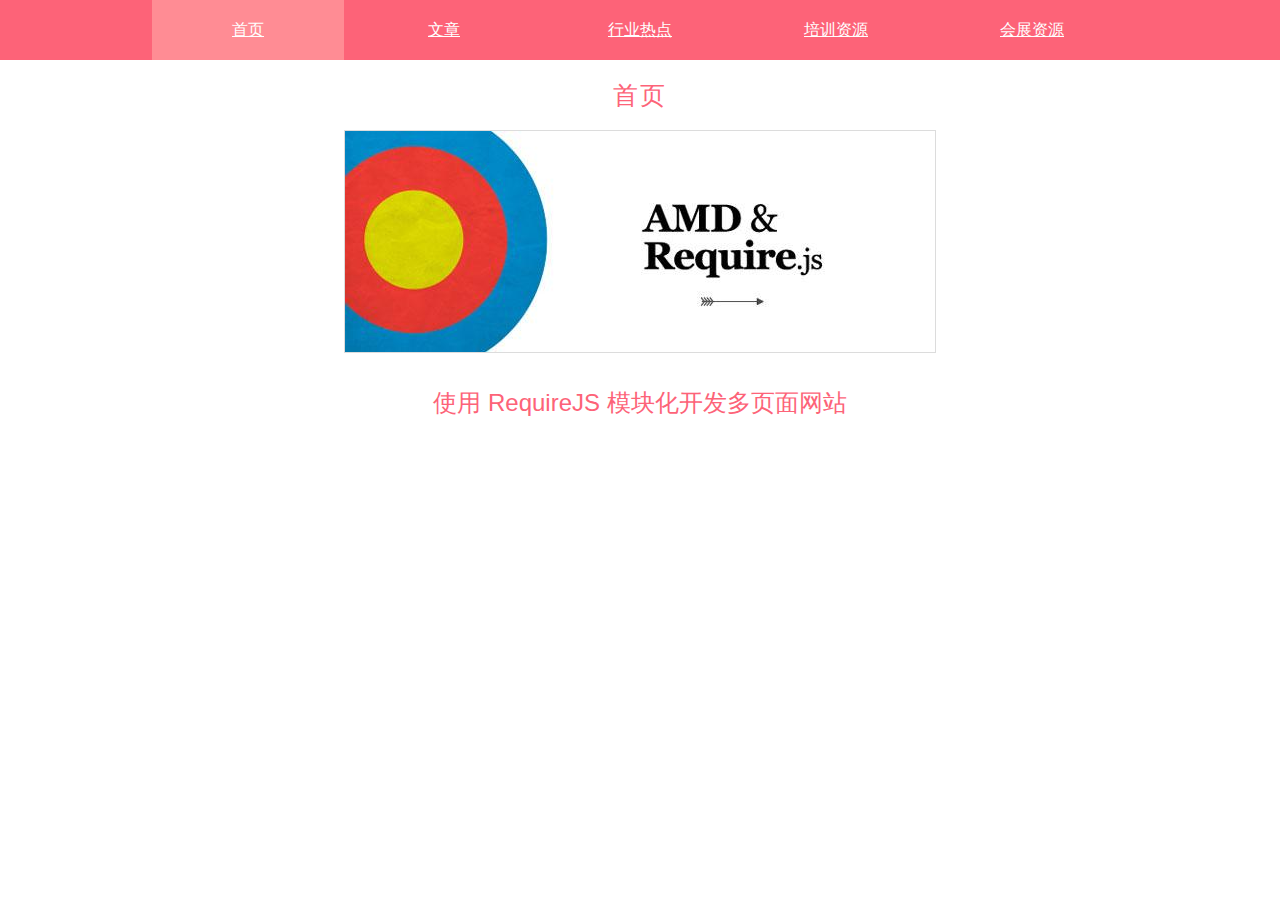
<file: 前端组件化/requirejs-demo/index.html>
<!DOCTYPE html>
<html lang="en">
<head>
    <meta charset="UTF-8">
    <title>require - 使用 RequireJS 模块化开发多页面网站</title>
    <link rel="icon" type="image/png" sizes="16x16" href="assets/favicon.png">
    <link rel="stylesheet" href="css/common.css">
</head>
<body>
    <div id="app">
        <div>
            <div class="com-title">首页</div>
            <div class="main-logo"><img src="assets/logo.jpg" alt=""></div>
            <div class="home-content">使用 RequireJS 模块化开发多页面网站</div>
        </div>
    </div>

    <script src="js/require.js" data-main="js/main.js" async="async" defer="defer"></script>
</body>
</html>
</file>
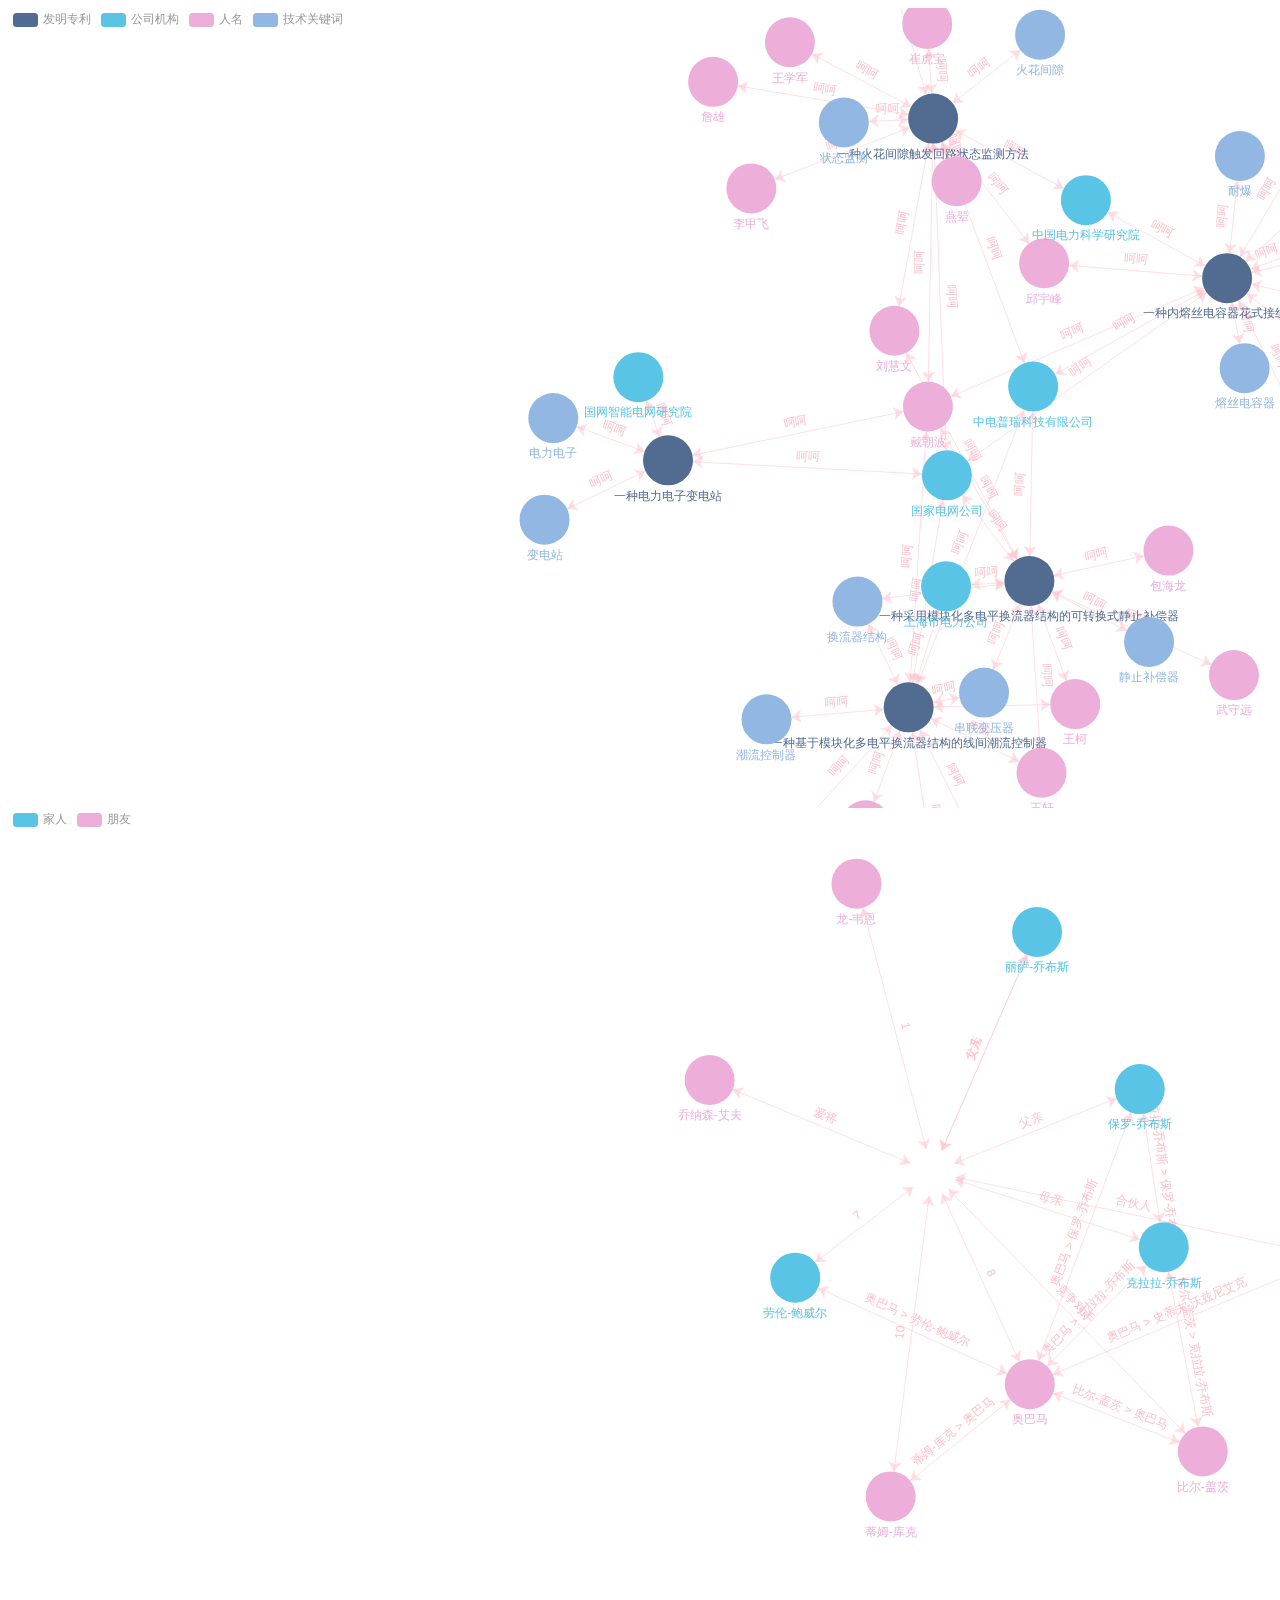
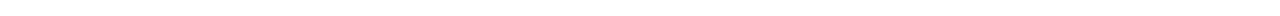
<file: 答辩-数据展示-文件-echarts/data-demo/index.html>
<!doctype html>
<html lang="zh">
<head>
    <meta charset="UTF-8">
    <meta name="viewport"
          content="width=device-width, user-scalable=no, initial-scale=1.0, maximum-scale=1.0, minimum-scale=1.0">
    <meta http-equiv="X-UA-Compatible" content="ie=edge">
    <title>Document</title>
</head>
<body>


<div id="lineChartOrder2" style="width: 2000px;height: 800px;background: #999;"></div>
<div id="lineChartOrder" style="width: 2000px;height: 800px;background: #999;"></div>

<script src="js/graph.js"></script>

<script src="js/echarts.min.js"></script>
<script src="js/westeros.js"></script>
<script src="js/jquery-1.8.0.min.js"></script>
<script src="js/mmockdata.js"></script>
<script>


    myChart = echarts.init( document.querySelector('#lineChartOrder'), 'westeros');
    myChart.showLoading();


        myChart.hideLoading();


    option = {
        title : {
            text: '人物关系：乔布斯',
            subtext: '数据来自人立方',
            x:'right',
            y:'bottom'
        },
        tooltip : {
            trigger: 'item',
            formatter: '{a} : {b}'
        },
        toolbox: {
            show : true,
            feature : {
                restore : {show: true},
                magicType: {show: true, type: ['force', 'chord']},
                saveAsImage : {show: true}
            }
        },
        legend: {
            x: 'left',
            data:['家人','朋友']
        },
        series : [
            {
//                type:'force',  //force
                type: 'graph',
                layout: 'force',
                force: {
                    repulsion: 5000
                },
                name : "人物关系",
                roam: true,
                ribbonType: false,
                categories : [
                    {
                        name: '人物'
                    },
                    {
                        name: '家人',
                        symbol: 'diamond',
                        symbolSize: 30,
                    },
                    {
                        name:'朋友'
                    }
                ],
                itemStyle: {
                    normal: {
                        label: {
                            show: true,
                            textStyle: {
                            },
                            position:'bottom'
                        },
                        nodeStyle : {
                            brushType : 'both',
                            borderColor : 'rgba(255,0,0,0.4)',  //'rgba(255,215,0,0.4)',
                            borderWidth : 1000
                        }
                    },
                    emphasis: {
                        label: {
                            show: true
                            // textStyle: null      // 默认使用全局文本样式，详见TEXTSTYLE
                        },
                        nodeStyle : {
                            //r: 30
                        },
                        linkStyle : {}
                    }
                },
                minRadius : 15,
                maxRadius : 55,
                gravity: 1,
                scaling: 3,
                nodeScaleRatio:4,
                draggable: true,
                edgeSymbol:'arrow',
                symbol:'circle',
                symbolSize:50,
                label:{
                    position:'right',
                },
                edgeLabel: {
                    normal: {
                        show: true,
                        formatter: function (x) {
                            return x.data.name;
                        }
                    }
                },
                steps: 10,
                coolDown: 0.99,
                lineStyle:{
                    normal:{
                        color:'pink'
                    },
                    emphasis:{
                        color:'red'
                    }
                },
                data:[
                    {
                        category:0, name: '乔布斯', value : 10,
                        symbol: 'image://http://www.damndigital.com/wp-content/uploads/2010/12/steve-jobs.jpg',
                        symbolSize: [60, 35],
                        draggable: true,
                        itemStyle: {
                            normal: {
                                label: {
                                    position: 'right',
                                    textStyle: {
                                        color: 'pink'
                                    }
                                }
                            }
                        }
                    },
                    {category:1, name: '丽萨-乔布斯',value : 2,draggable: true,
                    symbolSize: 50},
                    {category:1, name: '保罗-乔布斯',value : 3,draggable: true,},
                    {category:1, name: '克拉拉-乔布斯',value : 6,draggable: true,},
                    {category:1, name: '劳伦-鲍威尔',value : 7,draggable: true,},
                    {category:2, name: '史蒂夫-沃兹尼艾克',value : 5,draggable: true,},
                    {category:2, name: '奥巴马',value : 8,draggable: true,},
                    {category:2, name: '比尔-盖茨',value : 9,draggable: true,},
                    {category:2, name: '乔纳森-艾夫',value : 4,draggable: true},
                    {category:2, name: '蒂姆-库克',value : 10,draggable: true},
                    {category:2, name: '龙-韦恩',value : 1,draggable: true},
                ],
                links : [
                    {source : '丽萨-乔布斯', target : '乔布斯', weight : 1, name: '女儿', itemStyle: {
                        normal: {
                            width: 1.5,
                            color: 'red'
                        }
                    }},
                    {source : '乔布斯', target : '丽萨-乔布斯', weight : 1, name: '父亲', itemStyle: {
                        normal: { color: 'red' }
                    }},
                    {source : '保罗-乔布斯', target : '乔布斯', weight : 2, name: '父亲'},
                    {source : '克拉拉-乔布斯', target : '乔布斯', weight : 1, name: '母亲'},
                    {source : '劳伦-鲍威尔', target : '乔布斯', weight : 2},
                    {source : '史蒂夫-沃兹尼艾克', target : '乔布斯', weight : 3, name: '合伙人'},
                    {source : '奥巴马', target : '乔布斯', weight : 1},
                    {source : '比尔-盖茨', target : '乔布斯', weight : 6, name: '竞争对手'},
                    {source : '乔纳森-艾夫', target : '乔布斯', weight : 1, name: '爱将'},
                    {source : '蒂姆-库克', target : '乔布斯', weight : 1},
                    {source : '龙-韦恩', target : '乔布斯', weight : 100},
                    {source : '克拉拉-乔布斯', target : '保罗-乔布斯', weight : 1},
                    {source : '奥巴马', target : '保罗-乔布斯', weight : 1},
                    {source : '奥巴马', target : '克拉拉-乔布斯', weight : 1},
                    {source : '奥巴马', target : '劳伦-鲍威尔', weight : 1},
                    {source : '奥巴马', target : '史蒂夫-沃兹尼艾克', weight : 1},
                    {source : '比尔-盖茨', target : '奥巴马', weight : 60},
                    {source : '比尔-盖茨', target : '克拉拉-乔布斯', weight : 1},
                    {source : '蒂姆-库克', target : '奥巴马', weight : 100}
                ]
            }
        ]
    };

        myChart.setOption(option);



    myChart2 = echarts.init( document.querySelector('#lineChartOrder2'), 'westeros');

    var data = graph.data.rsData[0].entityList
    var link = graph.data.rsData[0].relationList

    data.forEach(function (item) {
        delete item.id
    })
    link.forEach(function (linkItem,index) {
    })
    console.log("data:",data)
    console.log("link:",link)
    console.log("graph:",graph)
    option2 = {
        title : {
            text: '人物关系：乔布斯',
            subtext: '数据来自人立方',
            x:'right',
            y:'bottom'
        },
        tooltip : {
            trigger: 'item',
            formatter: '{a} : {b}'
        },
        toolbox: {
            show : true,
            feature : {
                restore : {show: true},
                magicType: {show: true, type: ['force', 'chord']},
                saveAsImage : {show: true}
            }
        },
        legend: {
            x: 'left',
            data:['发明专利','公司机构','人名','技术关键词']
        },

        series : [
            {
//                type:'force',  //force
                type: 'graph',
                layout: 'force',
                force: {
                    repulsion: 1000
                },
                name : "人物关系",
                roam: true,
                ribbonType: false,
                categories : [
                    {
                        name: '发明专利'
                    },
                    {
                        name: '公司机构',
                        symbol: 'diamond',
                        symbolSize: 30,
                    },
                    {
                        name:'人名'
                    },
                    {
                        name:'技术关键词'
                    }
                ],
                itemStyle: {
                    normal: {
                        label: {
                            show: true,
                            textStyle: {
                            },
                            position:'bottom'
                        },
                        nodeStyle : {
                            brushType : 'both',
                            borderColor : 'rgba(255,0,0,0.4)',  //'rgba(255,215,0,0.4)',
                            borderWidth : 100
                        },
                    },
                    emphasis: {
                        label: {
                            show: true
                            // textStyle: null      // 默认使用全局文本样式，详见TEXTSTYLE
                        },
                        nodeStyle : {
                            //r: 30
                        },
                        linkStyle : {}
                    }
                },
                minRadius : 15,
                maxRadius : 55,
                gravity: 1,
                scaling: 3,
                nodeScaleRatio:4,
                draggable: true,
                edgeSymbol:'arrow',
                symbol:'circle',
                symbolSize:50,
                label:{
                    position:'right',
                },
                edgeLabel: {
                    normal: {
                        show: true,
                        formatter: function (x) {
                            return x.data.name;
                        }
                    }
                },
                steps: 10,
                coolDown: 0.99,
                lineStyle:{
                    normal:{
                        color:'pink'
                    },
                    emphasis:{
                        color:'red'
                    }
                },
                data:data,
                links : link
            }
        ]
    };

    myChart2.setOption(option2);

</script>
</body>
</html>
</file>
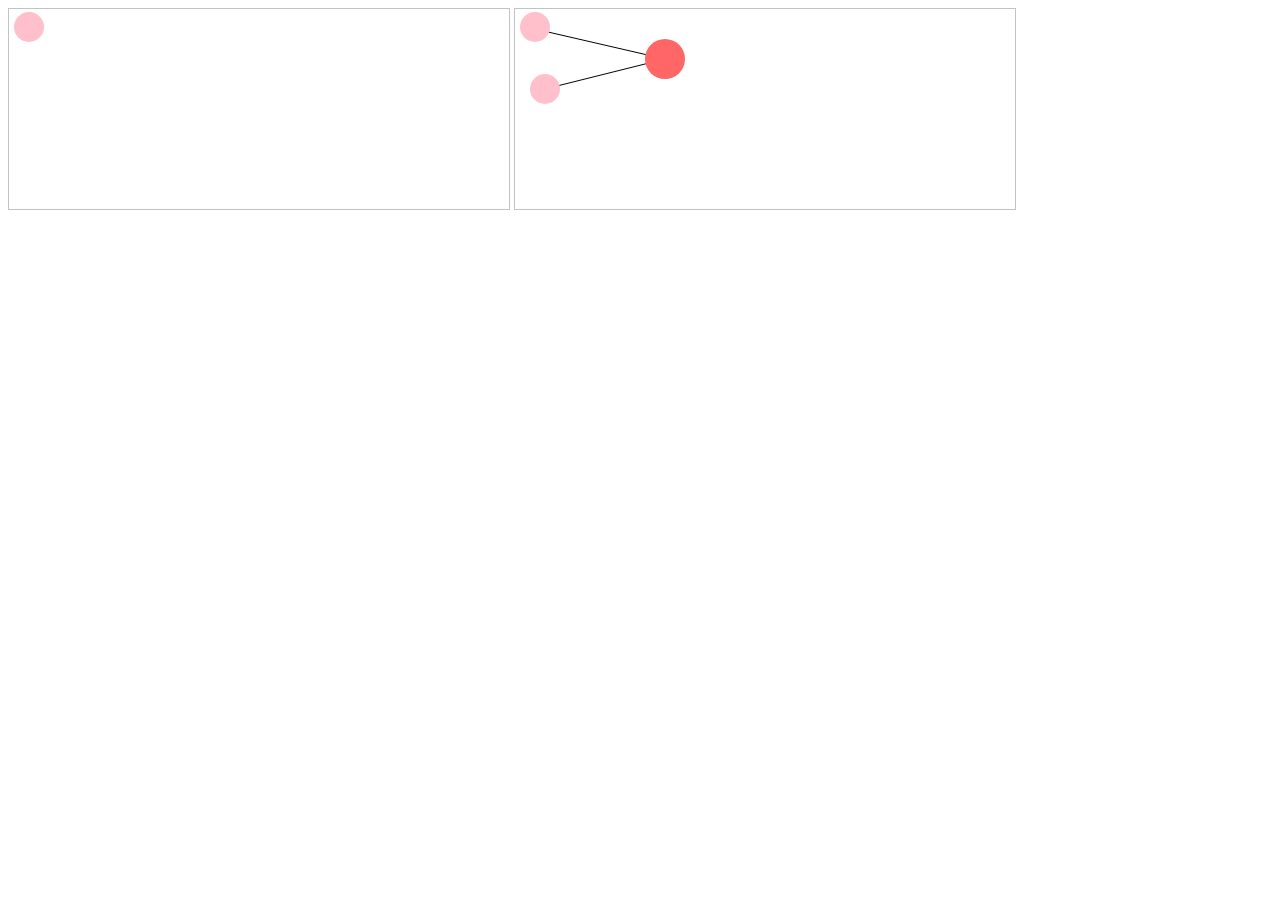
<file: 数据可视化答辩-资料/canvas-demo.html>
<!DOCTYPE HTML>
<html>
<body>
<canvas id="myCanvas1" width="500" height="200" style="border:1px solid #c3c3c3;">
</canvas>
<!-- 
<canvas id="myCanvas2" width="500" height="200" style="border:1px solid #c3c3c3;">
</canvas>
<canvas id="myCanvas3" width="500" height="200" style="border:1px solid #c3c3c3;">
</canvas> -->
<canvas id="myCanvas" width="500" height="200" style="border:1px solid #c3c3c3;">
Your browser does not support the canvas element.
</canvas>


<script type="text/javascript">
	var can1=document.getElementById("myCanvas1");
	var ctx1=can1.getContext("2d");
	ctx1.fillStyle="pink";
	ctx1.beginPath();
	ctx1.arc(20,18,15,0,Math.PI*2,true);
	ctx1.closePath();
	ctx1.fill();




var can=document.getElementById("myCanvas");
var ctx=can.getContext("2d");
draw()
function draw(x){
	ctx.moveTo(20,20);
	ctx.lineTo(x||150,50);
	ctx.lineTo(30,80);
	ctx.stroke();

	ctx.fillStyle="pink";
	ctx.beginPath();
	ctx.arc(20,18,15,0,Math.PI*2,true);
	ctx.closePath();
	ctx.fill();

	ctx.fillStyle="pink";
	ctx.beginPath();
	ctx.arc(30,80,15,0,Math.PI*2,true);
	ctx.closePath();
	ctx.fill();

	ctx.fillStyle="#ff6666";
	ctx.beginPath();
	ctx.arc(x||150,50,20,0,Math.PI*2,true);
	ctx.closePath();
	ctx.fill();
}



  can.onmousedown = function(ev){  
            var e = ev||event;  
            var x = e.clientX;  
            var y = e.clientY;  
            console.log(1)
            drag(x,y);  
        };  
        //拖拽函数  
	function drag(x,y){
		console.log(2)
	    // 按下鼠标判断鼠标位置是否在圆上，当画布上有多个路径时，isPointInPath只能判断最后那一个绘制的路径  
	    if(ctx.isPointInPath(x,y)){  
	        //路径正确，鼠标移动事件  
	        can.onmousemove = function(ev){  
	            var e = ev||event;  
	            var ax = e.clientX;  
	            var ay = e.clientY;  
	            //鼠标移动每一帧都清楚画布内容，然后重新画圆  
	            ctx.clearRect(0,0,can.width,can.height);  
	            //createBlock(ax,ay);  
	            draw(x)
	        };  
	        //鼠标移开事件  
	        can.onmouseup = function(){  
	            can.onmousemove = null;  
	            can.onmouseup = null;  
	        };  
	    };  
	} 

</script>

</body>
</html>
</file>
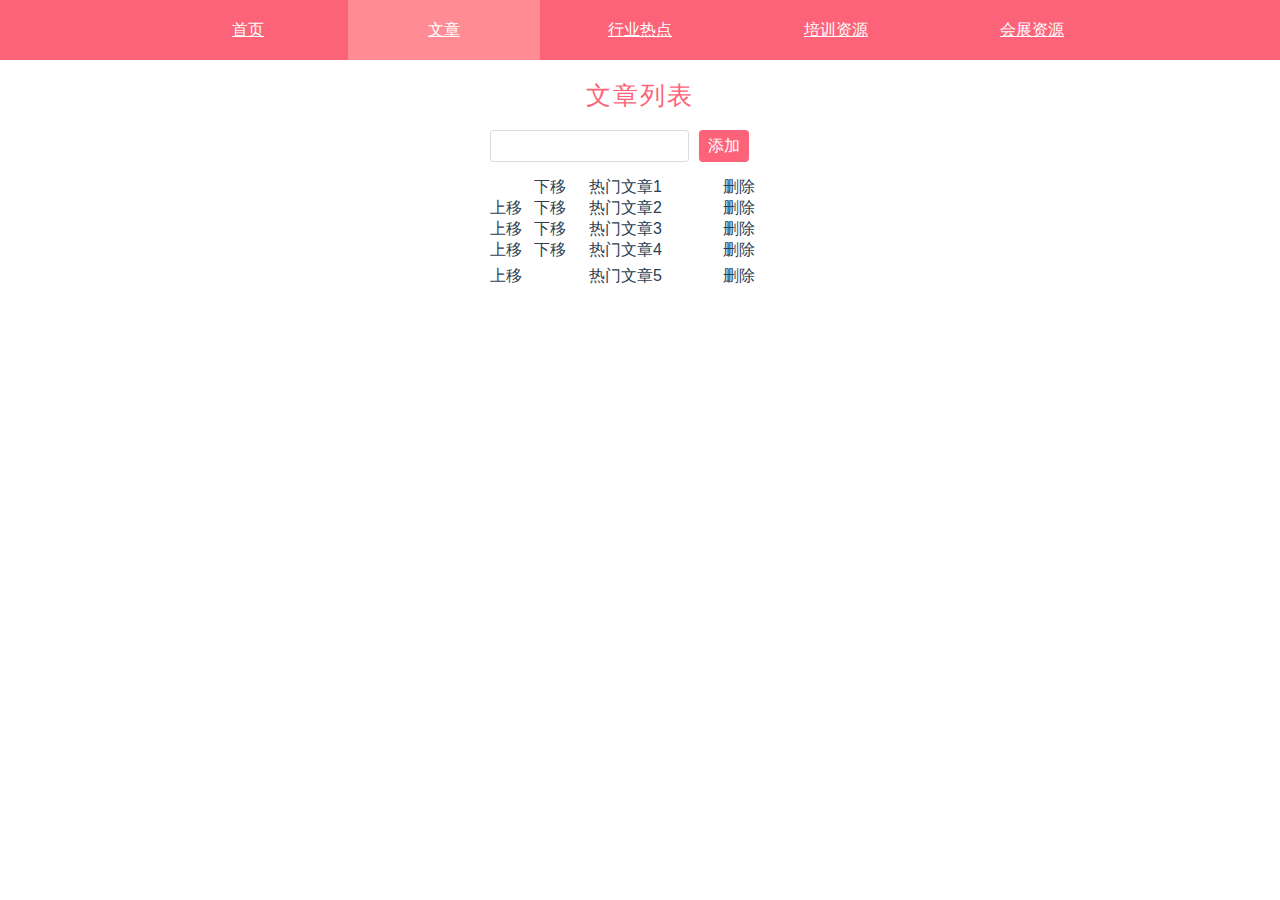
<file: 前端组件化/requirejs-demo/article.html>
<!DOCTYPE html>
<html lang="en">
<head>
    <meta charset="UTF-8">
    <title>require - 使用 RequireJS 模块化开发多页面网站</title>
    <link rel="icon" type="image/png" sizes="16x16" href="assets/favicon.png">
    <link rel="stylesheet" href="css/common.css">
</head>
<body>
<div id="app">
    <div>
        <div class="com-title">文章列表</div>
        <trending type="article"  :defaultData="defaultData" ></trending>
        <div class="trending-component" data-default = '["热门文章1","热门文章2","热门文章3","热门文章4","热门文章5"]'  data-type="article"></div>
    </div>
</div>

<script src="js/require.js" data-main="js/main.js" async="async" defer="defer"></script>
</body>
</html>
</file>
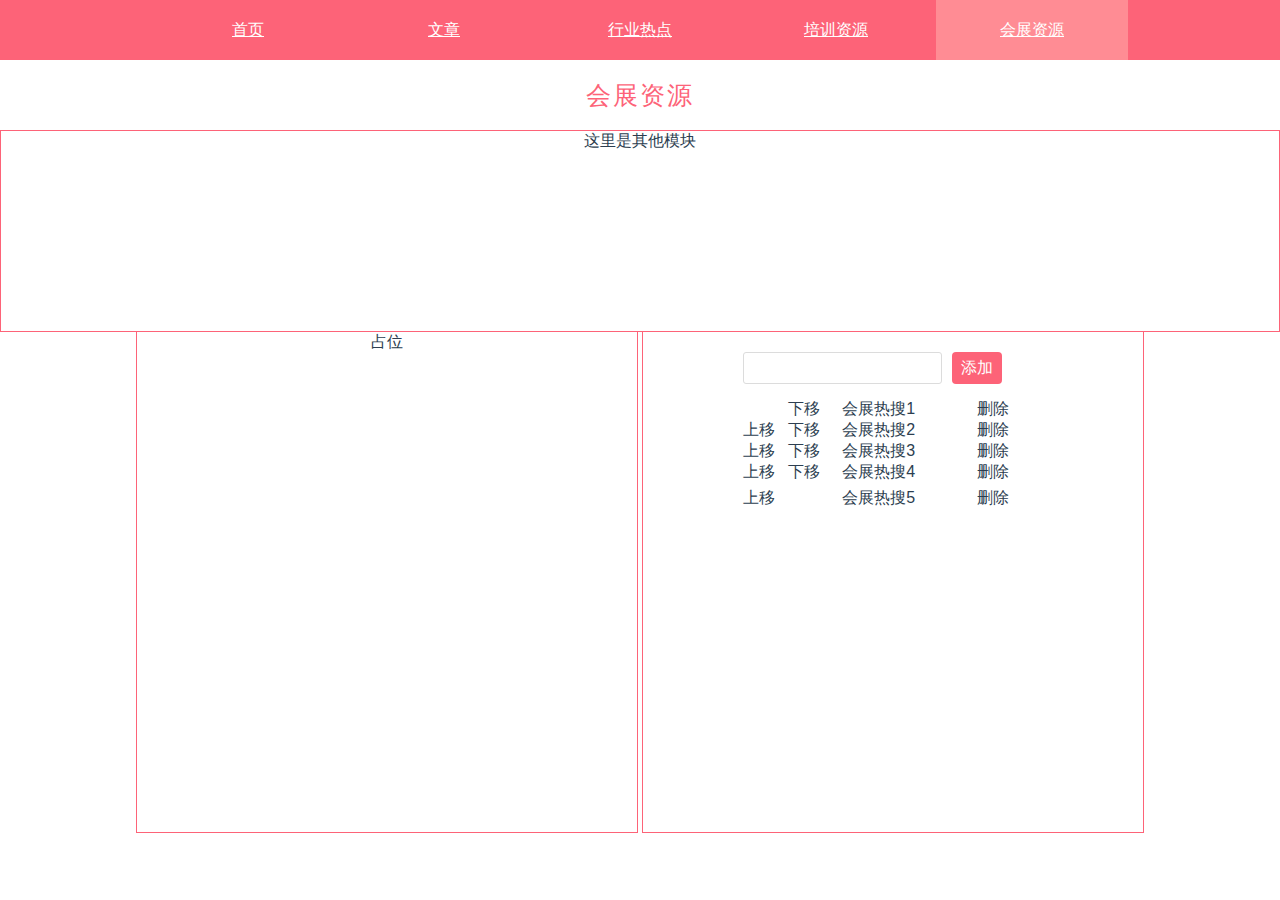
<file: 前端组件化/requirejs-demo/exhibition.html>
<!DOCTYPE html>
<html lang="en">
<head>
    <meta charset="UTF-8">
    <title>require - 使用 RequireJS 模块化开发多页面网站</title>
    <link rel="icon" type="image/png" sizes="16x16" href="assets/favicon.png">
    <link rel="stylesheet" href="css/common.css">
</head>
<body>
<div id="app">
    <div id="exhibition">
        <div class="com-title">会展资源</div>
        <div style="height: 200px;border: 1px solid #FD6378;margin-top: 20px ">这里是其他模块</div>
        <div style="height: 500px;width: 500px;display: inline-block;border: 1px solid #FD6378;vertical-align: top;border-top: 0">占位</div>
        <div style="height: 500px;width: 500px;display: inline-block;border: 1px solid #FD6378;border-top: 0">
            <trending type="exhibition"  :defaultData="defaultData" ></trending>
            <div class="trending-component" data-default = '["会展热搜1","会展热搜2","会展热搜3","会展热搜4","会展热搜5"]'  data-type="exhibition"></div>
        </div>

    </div>
</div>

<script src="js/require.js" data-main="js/main.js" async="async" defer="defer"></script>
</body>
</html>
</file>
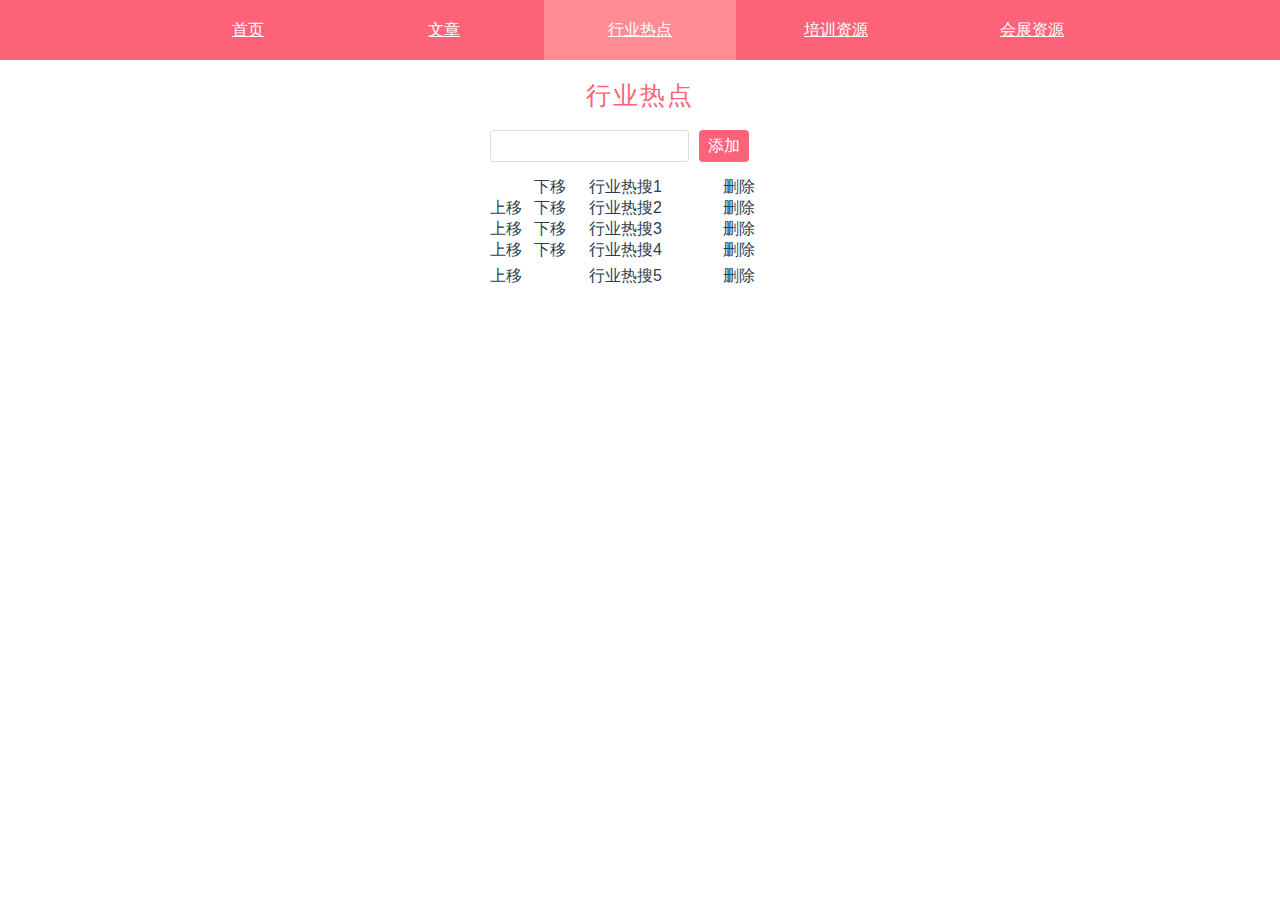
<file: 前端组件化/requirejs-demo/industry.html>
<!DOCTYPE html>
<html lang="en">
<head>
    <meta charset="UTF-8">
    <title>require - 使用 RequireJS 模块化开发多页面网站</title>
    <link rel="icon" type="image/png" sizes="16x16" href="assets/favicon.png">
    <link rel="stylesheet" href="css/common.css">
</head>
<body>
<div id="app">
    <div>
        <div class="com-title">行业热点</div>
        <div class="trending-component" data-default = '["行业热搜1","行业热搜2","行业热搜3","行业热搜4","行业热搜5"]'  data-type="industry"></div>
    </div>
</div>
<script src="js/require.js" data-main="js/main.js" async="async" defer="defer"></script>
</body>
</html>
</file>
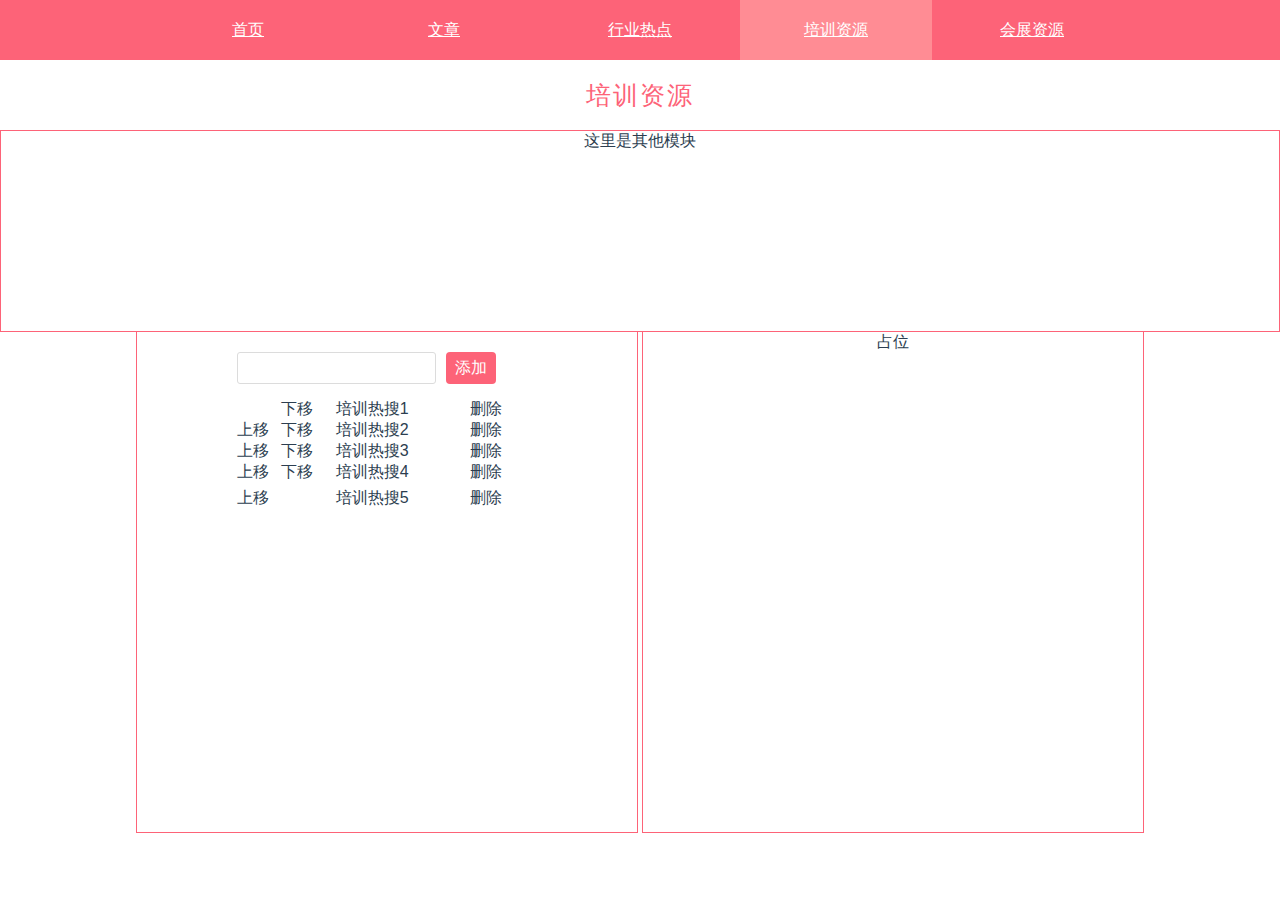
<file: 前端组件化/requirejs-demo/training.html>
<!DOCTYPE html>
<html lang="en">
<head>
    <meta charset="UTF-8">
    <title>require - 使用 RequireJS 模块化开发多页面网站</title>
    <link rel="icon" type="image/png" sizes="16x16" href="assets/favicon.png">
    <link rel="stylesheet" href="css/common.css">
</head>
<body>
<div id="app">
    <div>
        <div @click = "test" class="com-title">培训资源</div>

        <div style="height: 200px;border: 1px solid #FD6378;margin-top: 20px ">这里是其他模块</div>
        <div style="height: 500px;width: 500px;display: inline-block;border: 1px solid #FD6378;vertical-align: top;border-top: 0">
            <trending type="training"   :defaultData="defaultData" ></trending>
            <div class="trending-component" data-default = '["培训热搜1","培训热搜2","培训热搜3","培训热搜4","培训热搜5"]'  data-type="training"></div>
        </div>
        <div style="height: 500px;width: 500px;display: inline-block;border: 1px solid #FD6378;border-top: 0">
            占位
        </div>
    </div>
</div>

<script src="js/require.js" data-main="js/main.js" async="async" defer="defer"></script>
</body>
</html>
</file>
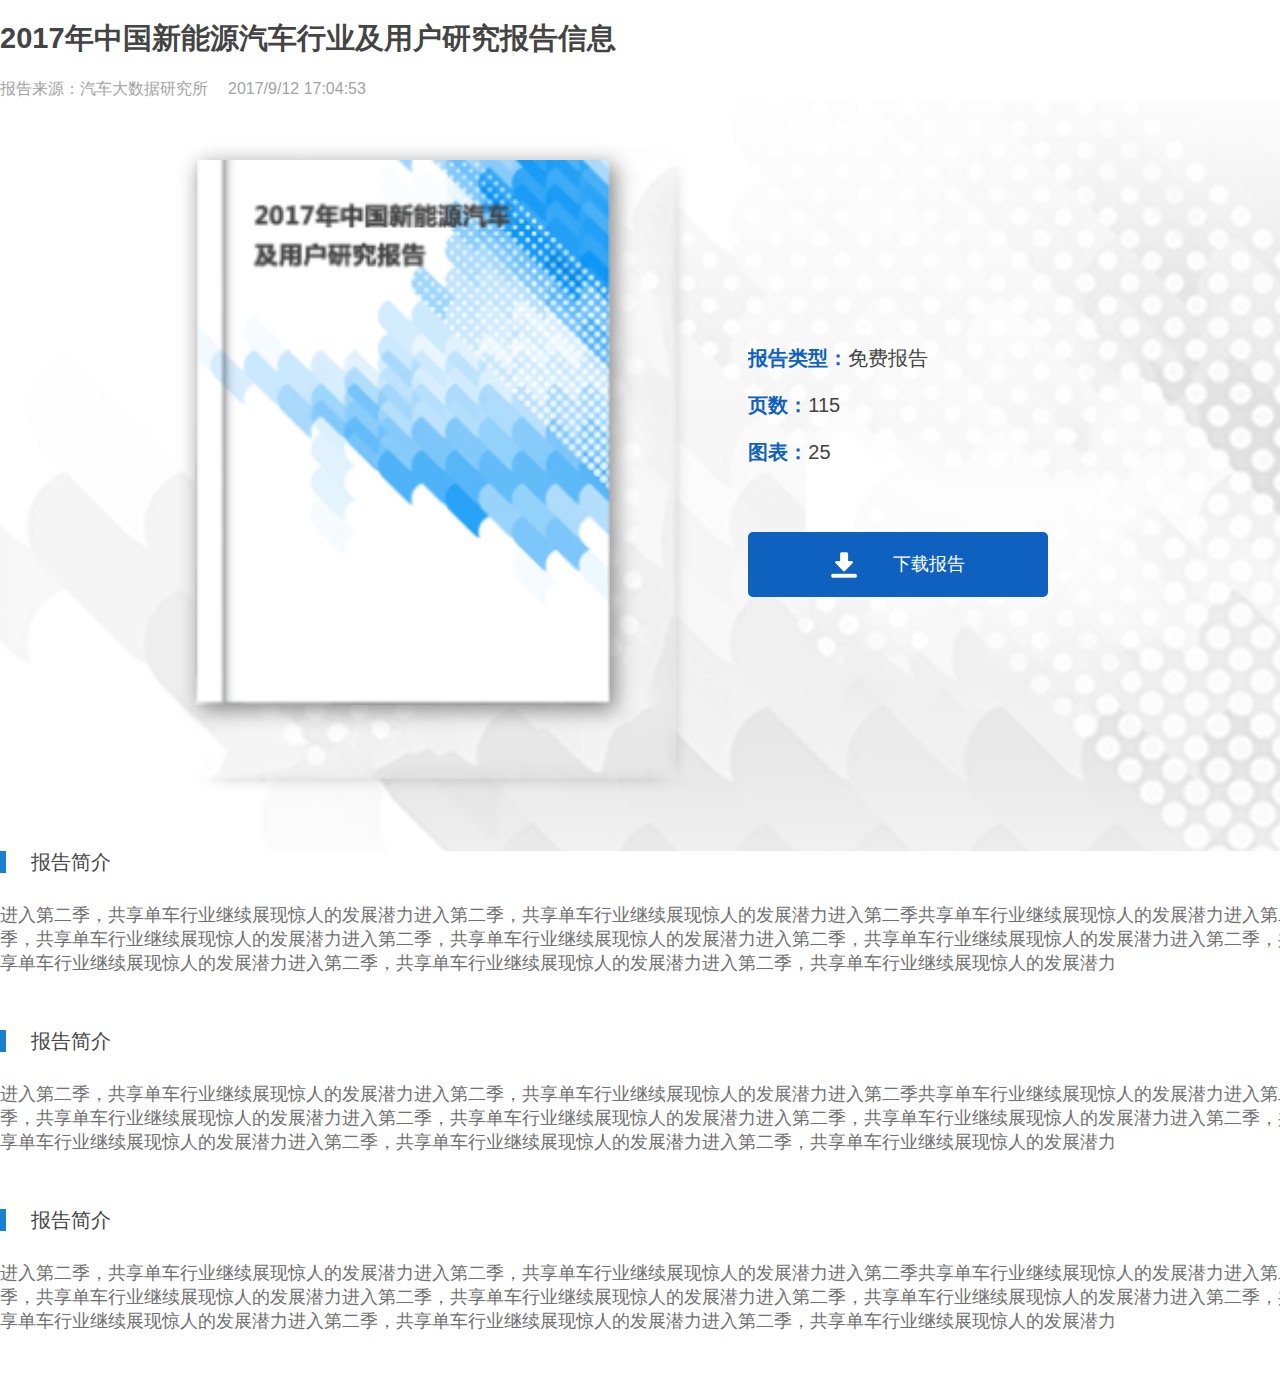
<file: 答辩-数据展示-文件-echarts/test-count/report.html>
<!DOCTYPE html>
<html lang="zh">
<head>
    <meta charset="UTF-8">
    <title>Title</title>
    <link rel="stylesheet" href="css/public.css">
    <style>
        .report-title{
            font-size: 29px;
            color: #444444;
        }
        .under-title-line{
            font-size: 0;
        }
        .report-source,.report-time{
            font-size: 16px;
            color: #a3a3a3;
        }
        .report-time{
            margin-left: 20px;
        }
        .report-main{
            width: 100%;
            height: 751px;
            background: url("img/report-background.png") no-repeat;
            background-size: 100%;
            overflow: hidden;
        }
        .report-cover{
            width: 415px;
            height: 545px;
            margin-top: 60px;
            margin-left: 195px;
            box-shadow: 5px 5px 20px #888888;
        }
        .report-cover-box,.report-info-box{
            display: inline-block;
        }
        .report-info-box{
            width: 415px;
            height: 545px;
            margin-left: 135px;
            vertical-align: top;
            margin-top: 60px;
            overflow: hidden;
            padding-top: 185px;
        }
        .report-info{
            margin-bottom: 20px;
        }
        .info-label{
            font-size: 20px;
            font-weight: bold;
            color: #0e61bf;
        }
        .info-detail{
            font-size: 20px;
            color: #434343;
        }
        .report-main .report-download{
            margin-top: 46px;
            width: 300px;
            height: 65px;
            display: inline-block;
            background: #0e61bf;
            border-radius: 5px;
            text-align: center;
            line-height: 65px;
            font-size: 18px;
            color: #fff;
        }
        .report-download-icon{
            width: 26px;
            height: 26px;
            vertical-align: middle;
            margin-right: 36px;
        }
        .summary-title{
            font-size: 0;
            color: #444444;
            vertical-align: middle;
            height: 22px;
            line-height: 22px;
        }
        .summary-title span{
            font-size: 20px;
            line-height: 20px;
            font-weight: normal;
            vertical-align: middle;
        }
        .summary-title:before{
            content: "";
            display: inline-block;
            width: 6px;
            height: 22px;
            background: #1a7fcf;
            margin-right: 25px;
            vertical-align: middle;
        }
        .summary-detail{
            margin-top: 30px;
            margin-bottom: 55px;
            font-size: 18px;
            color: #707070;
        }

    </style>
</head>
<body>
<div class="statistics-wrap layout clearfix">
    <h1 class="report-title">2017年中国新能源汽车行业及用户研究报告信息</h1>
    <div class="under-title-line">
        <span class="report-source">报告来源：汽车大数据研究所</span>
        <span class="report-time">2017/9/12 17:04:53</span>
    </div>
    <div class="report-main">
        <div class="report-cover-box">
            <img class="report-cover" src="img/report-cover.png">
        </div>
        <div class="report-info-box">
            <div class="report-type report-info">
                <span class="info-label">报告类型：</span><span  class="info-detail">免费报告</span>
            </div>
            <div class="report-page report-info">
                <span  class="info-label">页数：</span><span  class="info-detail">115</span>
            </div>
            <div class="report-img-page report-info">
                <span  class="info-label">图表：</span><span class="info-detail">25</span>
            </div>
            <a class="report-download" href="${链接}"><img class="report-download-icon" src="img/icon-download.png" alt="">下载报告</a>
        </div>
    </div>

    <div class="report-summary">
        <h2 class="summary-title"><span>报告简介</span></h2>
        <div>
            <p class="summary-detail">
                进入第二季，共享单车行业继续展现惊人的发展潜力进入第二季，共享单车行业继续展现惊人的发展潜力进入第二季共享单车行业继续展现惊人的发展潜力进入第二季，共享单车行业继续展现惊人的发展潜力进入第二季，共享单车行业继续展现惊人的发展潜力进入第二季，共享单车行业继续展现惊人的发展潜力进入第二季，共享单车行业继续展现惊人的发展潜力进入第二季，共享单车行业继续展现惊人的发展潜力进入第二季，共享单车行业继续展现惊人的发展潜力
            </p>
        </div>
        <h2 class="summary-title"><span>报告简介</span></h2>
        <div>
            <p class="summary-detail">
                进入第二季，共享单车行业继续展现惊人的发展潜力进入第二季，共享单车行业继续展现惊人的发展潜力进入第二季共享单车行业继续展现惊人的发展潜力进入第二季，共享单车行业继续展现惊人的发展潜力进入第二季，共享单车行业继续展现惊人的发展潜力进入第二季，共享单车行业继续展现惊人的发展潜力进入第二季，共享单车行业继续展现惊人的发展潜力进入第二季，共享单车行业继续展现惊人的发展潜力进入第二季，共享单车行业继续展现惊人的发展潜力
            </p>
        </div>
        <h2 class="summary-title"><span>报告简介</span></h2>
        <div>
            <p class="summary-detail">
                进入第二季，共享单车行业继续展现惊人的发展潜力进入第二季，共享单车行业继续展现惊人的发展潜力进入第二季共享单车行业继续展现惊人的发展潜力进入第二季，共享单车行业继续展现惊人的发展潜力进入第二季，共享单车行业继续展现惊人的发展潜力进入第二季，共享单车行业继续展现惊人的发展潜力进入第二季，共享单车行业继续展现惊人的发展潜力进入第二季，共享单车行业继续展现惊人的发展潜力进入第二季，共享单车行业继续展现惊人的发展潜力
            </p>
        </div>


    </div>
</div>
</body>
</html>
</file>
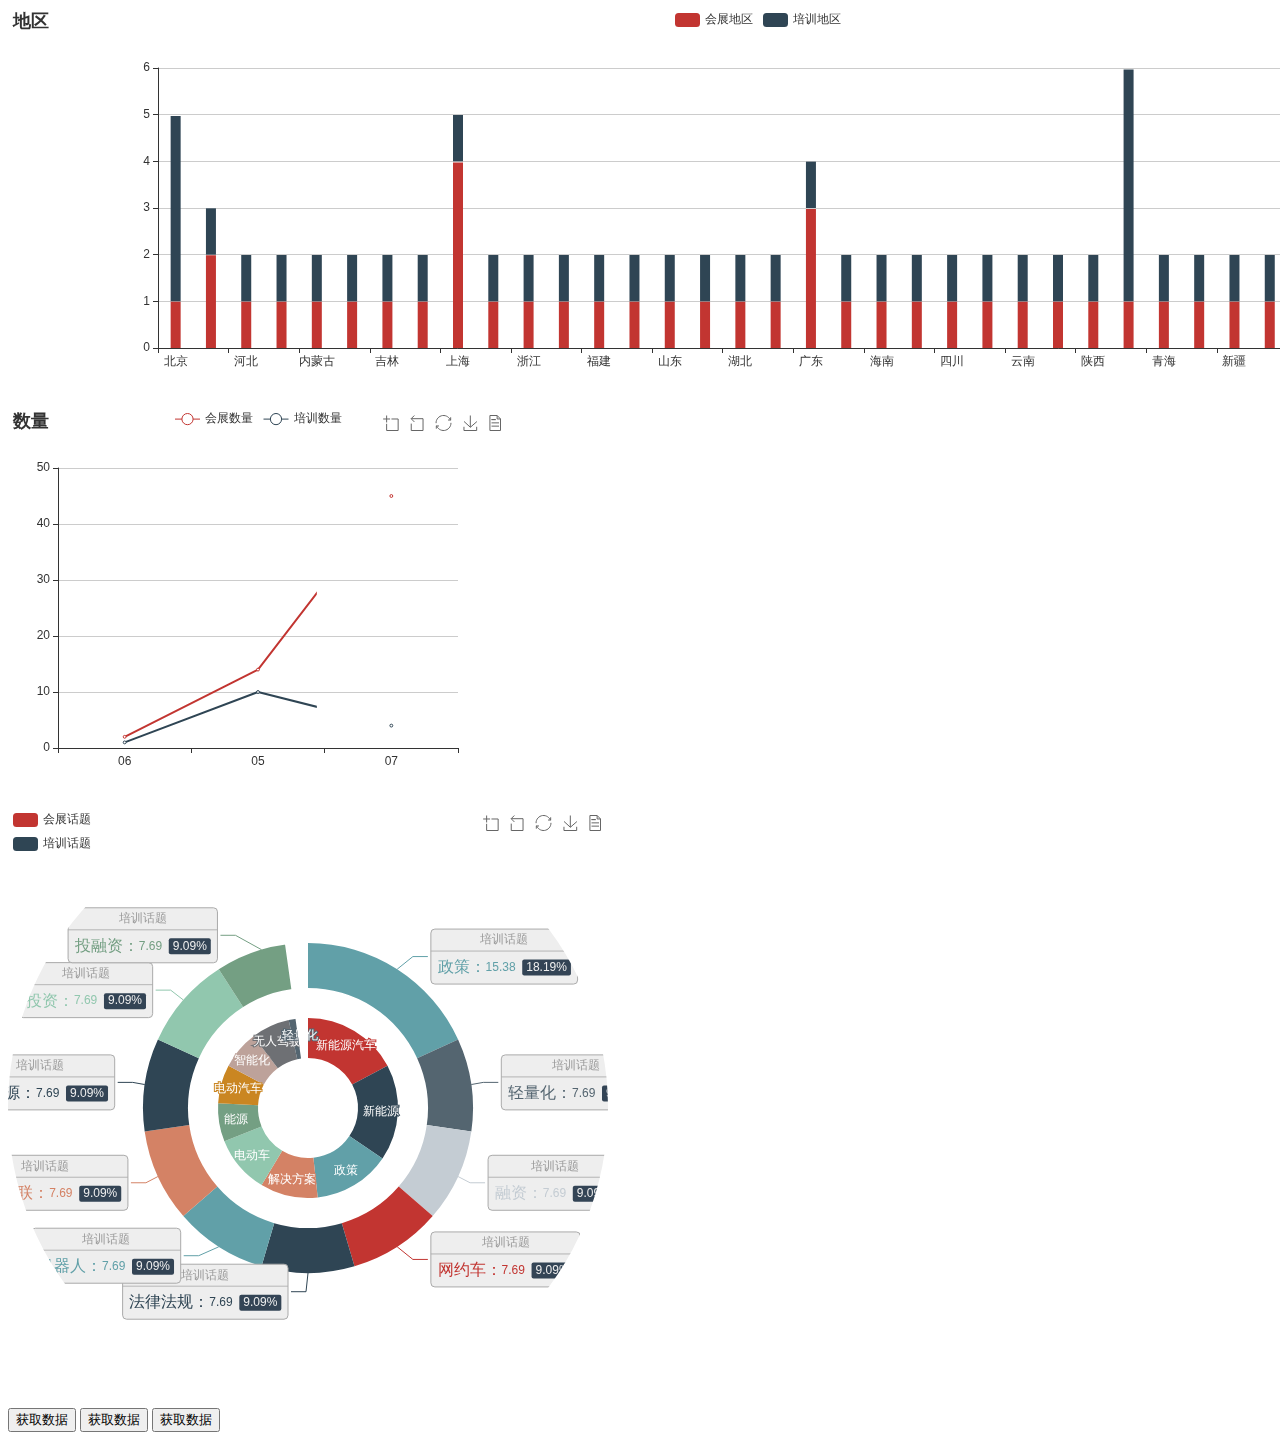
<file: 答辩-数据展示-文件-echarts/test-count/statistics.html>
<!doctype html>
<html lang="zh">
<head>
    <meta charset="UTF-8">
    <meta name="viewport"
          content="width=device-width, user-scalable=no, initial-scale=1.0, maximum-scale=1.0, minimum-scale=1.0">
    <meta http-equiv="X-UA-Compatible" content="ie=edge">
    <title>Document</title>
</head>
<body>

<div id="echarts-box-main">

    <div id="lineChartOrder" style="width: 1500px;height: 400px;"></div>
    <div id="countNumberChart" style="width: 500px;height: 400px;"></div>
    <div id="countLabelsChart" style="width: 600px;height: 600px;"></div>


    <button onclick="getData()">获取数据</button>
    <button onclick="getData2()">获取数据</button>
    <button onclick="getData3()">获取数据</button>
</div>
<script src="js/echarts.common.min.js"></script>
<script src="js/mockdata.js"></script>
<script>
    var ROOT_PATH = "http://192.168.5.26:8086"
    function getData() {

        var option = {
            startTime: '2017-05',
            endTime: '2017-07',
        }
        ajax('/action/count/countNumber', option, function (data) {
            console.log(data)
        })
    }

    function getData2() {
        //  action/count/countRegion

        var option = {
            startTime: '2017-05-05',
            endTime: '2017-07-07',
        }
        ajax('/action/count/countRegion', option, function (data) {
            console.log(data)
        })
    }
    function getData3() {
        // /action/count/countLabels

        var option = {
            startTime: '2017-05-05',
            endTime: '2017-07-07',
        }
        ajax('/action/count/countLabels', option, function (data) {
            console.log(data)
        })
    }
    function ajax(url, param, s, f) {
        var xmlhttp;
        if (window.XMLHttpRequest) {
            //  IE7+, Firefox, Chrome, Opera, Safari 浏览器执行代码
            xmlhttp = new XMLHttpRequest();
        } else {
            // IE6, IE5 浏览器执行代码
            xmlhttp = new ActiveXObject("Microsoft.XMLHTTP")
        }
        xmlhttp.onreadystatechange = function () {
            if (xmlhttp.readyState == 4 && xmlhttp.status == 200) {
                s && s(xmlhttp.responseText)
            }
        }
        xmlhttp.open("POST", ROOT_PATH + url, true)
        xmlhttp.setRequestHeader("Content-Type", "application/x-www-form-urlencoded;");
        xmlhttp.send(getForm(param))
    }

    function getForm(param) {
        let formData = "";
        for (let key in param) {
            if (param[key] === undefined) {
                param[key] = ''
            }
            if (param[key] != null && typeof(param[key]) == 'object') {
                let obj = param[key]
                if (isArray(obj)) {
                    formData += obj.reduce((str, now) => {
                        if (typeof(now) == 'object') {
                            return str
                        }
                        return str + `${key}=${encodeURIComponent(now)}&`
                    }, '')
                }
                continue;
            } else {
                formData += `${key}=${encodeURIComponent(param[key])}&`
            }
        }
        if (formData == "") {
            return formData;
        } else {
            return formData.substr(0, formData.length - 1);
        }
    }

    function showCountRegion(tableData) {

        var regionExhibition = tableData.regionExhibition
        var regionTrain = tableData.regionTrain

        var xAxis = [], regionExhibitionData = [], regionTrainData = [];
        regionExhibition.forEach(function (item) {
            xAxis.push(item.region)
            regionExhibitionData.push(item.sumNumber+1)
        })
        regionTrain.forEach(function (item) {
            regionTrainData.push(item.sumNumber+1)
        })
        console.log(xAxis)
        console.log(regionExhibitionData)
        console.log(regionTrainData)

        var options = {
            toolbox: {
                feature: {
                    dataZoom: {
                        yAxisIndex: 'none'
                    },
                    restore: {},
                    saveAsImage: {}
                }
            },
            title: {
                text: '地区'
            },
            xAxis: {
                data: xAxis
            },
            yAxis: {
                type: 'value'
            },
            legend: {
                data: ['会展地区', '培训地区']
            },
            series: [
                {
                    "name": "会展地区",
                    "type": "bar",
                    "data": regionExhibitionData,
                    "stack":"地区",
                    "barWidth":10,
                    "barGap":'1%',
                    "barCategoryGap":'40%',
                }, {
                    "name": "培训地区",
                    "type": "bar",
                    "data": regionTrainData,
                    "stack":"地区",
                    "barWidth":10,
                    "barGap":'1%',
                    "barCategoryGap":'1%',
                }
            ]
        }
        showTable('#lineChartOrder', options)

    }

    function showCountNumber(tableData) {

        var exhibition = tableData.exhibition
        var train = tableData.train

        var xAxis = [], exhibitionData = [], trainData = [];
        exhibition.forEach(function (item) {
            xAxis.push(item.month)
            exhibitionData.push(item.sumNumber)
        })
        train.forEach(function (item) {
            trainData.push(item.sumNumber)
        })
        console.log(xAxis)

        var options = {
            toolbox: {
                feature: {
                    dataZoom: {
                        yAxisIndex: 'none'
                    },
                    restore: {},
                    saveAsImage: {},
                    dataView: {},
                }
            },
            title: {
                text: '数量'
            },
            xAxis: {
                data: xAxis
            },
            yAxis: {
                type: 'value'
            },
            legend: {
                data: ['会展数量', '培训数量']
            },
            series: [
                {
                    "name": "会展数量",
                    "type": "line",
                    "data": exhibitionData
                }, {
                    "name": "培训数量",
                    "type": "line",
                    "data": trainData
                }
            ]
        }

        showTable('#countNumberChart', options)
    }

    function showCountLabels(tableData) {

        var percentExhition = tableData.percentExhition
        var percentTrain = tableData.percentTrain

        var percentExhitionData = [], percentTrainData = [];

        percentExhition.forEach(function (item) {
            percentExhitionData.push({
                value: item.percent,
                name: item.labelName
            })
        })
        percentTrain.forEach(function (item) {
            percentTrainData.push({
                value: item.percent,
                name: item.labelName
            })
        })


        var options = {
            itemStyle: {
                normal: {
                    label: {
                        show: true,
                        formatter: '{b} : {c} ({d}%)'
                    },
                    labelLine: {show: true}
                }
            },
            toolbox: {
                feature: {
                    dataZoom: {
                        yAxisIndex: 'none'
                    },
                    restore: {},
                    saveAsImage: {},
                    dataView: {},
                }
            },
            tooltip: {
                trigger: 'item',
                formatter: "{a} <br/>{b}: {c} ({d}%)"
            },
            legend: {
                orient: 'vertical',
                x: 'left',
                data: ['会展话题', '培训话题']
            },
            series: [
                {
                    name: '会展话题',
                    type: 'pie',
                    selectedMode: 'single',
                    radius: [50, '30%'],

                    label: {
                        normal: {
                            position: 'inner'
                        }
                    },
                    labelLine: {
                        normal: {
                            show: false
                        }
                    },
                    data: percentExhitionData
                },
                {
                    name: '培训话题',
                    type: 'pie',
                    radius: ['40%', '55%'],
                    label: {
                        normal: {
                            formatter: '{a|{a}}{abg|}\n{hr|}\n  {b|{b}：}{c}  {per|{d}%}  ',
                            backgroundColor: '#eee',
                            borderColor: '#aaa',
                            borderWidth: 1,
                            borderRadius: 4,
                            // shadowBlur:3,
                            // shadowOffsetX: 2,
                            // shadowOffsetY: 2,
                            // shadowColor: '#999',
                            // padding: [0, 7],
                            rich: {
                                a: {
                                    color: '#999',
                                    lineHeight: 22,
                                    align: 'center'
                                },
                                // abg: {
                                //     backgroundColor: '#333',
                                //     width: '100%',
                                //     align: 'right',
                                //     height: 22,
                                //     borderRadius: [4, 4, 0, 0]
                                // },
                                hr: {
                                    borderColor: '#aaa',
                                    width: '100%',
                                    borderWidth: 0.5,
                                    height: 0
                                },
                                b: {
                                    fontSize: 16,
                                    lineHeight: 33
                                },
                                per: {
                                    color: '#eee',
                                    backgroundColor: '#334455',
                                    padding: [2, 4],
                                    borderRadius: 2
                                }
                            }
                        }
                    },
                    data: percentTrainData
                }
            ]
        };

        console.log(percentExhitionData, percentTrainData)

        options1 = {
            tooltip: {
                trigger: 'item',
                formatter: "{a} <br/>{b}: {c} ({d}%)"
            },
            legend: {
                orient: 'vertical',
                x: 'left',
                data: ['直达', '营销广告', '搜索引擎', '邮件营销', '联盟广告', '视频广告', '百度', '谷歌', '必应', '其他']
            },
            series: [
                {
                    name: '访问来源',
                    type: 'pie',
                    selectedMode: 'single',
                    radius: [50, '30%'],

                    label: {
                        normal: {
                            position: 'inner'
                        }
                    },
                    labelLine: {
                        normal: {
                            show: false
                        }
                    },
                    data: [
                        {value: 335, name: '直达', selected: true},
                        {value: 679, name: '营销广告'},
                        {value: 1548, name: '搜索引擎'}
                    ]
                },
                {
                    name: '访问来源',
                    type: 'pie',
                    radius: ['40%', '55%'],
                    label: {
                        normal: {
                            formatter: '{a|{a}}{abg|}\n{hr|}\n  {b|{b}：}{c}  {per|{d}%}  ',
                            backgroundColor: '#eee',
                            borderColor: '#aaa',
                            borderWidth: 1,
                            borderRadius: 4,
                            // shadowBlur:3,
                            // shadowOffsetX: 2,
                            // shadowOffsetY: 2,
                            // shadowColor: '#999',
                            // padding: [0, 7],
                            rich: {
                                a: {
                                    color: '#999',
                                    lineHeight: 22,
                                    align: 'center'
                                },
                                // abg: {
                                //     backgroundColor: '#333',
                                //     width: '100%',
                                //     align: 'right',
                                //     height: 22,
                                //     borderRadius: [4, 4, 0, 0]
                                // },
                                hr: {
                                    borderColor: '#aaa',
                                    width: '100%',
                                    borderWidth: 0.5,
                                    height: 0
                                },
                                b: {
                                    fontSize: 16,
                                    lineHeight: 33
                                },
                                per: {
                                    color: '#eee',
                                    backgroundColor: '#334455',
                                    padding: [2, 4],
                                    borderRadius: 2
                                }
                            }
                        }
                    },
                    data: [
                        {value: 335, name: '直达'},
                        {value: 310, name: '邮件营销'},
                        {value: 234, name: '联盟广告'},
                        {value: 135, name: '视频广告'},
                        {value: 1048, name: '百度'},
                        {value: 251, name: '谷歌'},
                        {value: 147, name: '必应'},
                        {value: 102, name: '其他'}
                    ]
                }
            ]
        };

        showTable('#countLabelsChart', options)
    }

    function showTable(selector, options) {
        console.log(selector)
        lineChartOrder = echarts.init(document.querySelector(selector));
        lineChartOrder.setOption(options);
    }

    showCountRegion(countRegion.responseData)
    showCountNumber(countNumber.responseData)
    showCountLabels(countLabels.responseData)
</script>
</body>
</html>
</file>
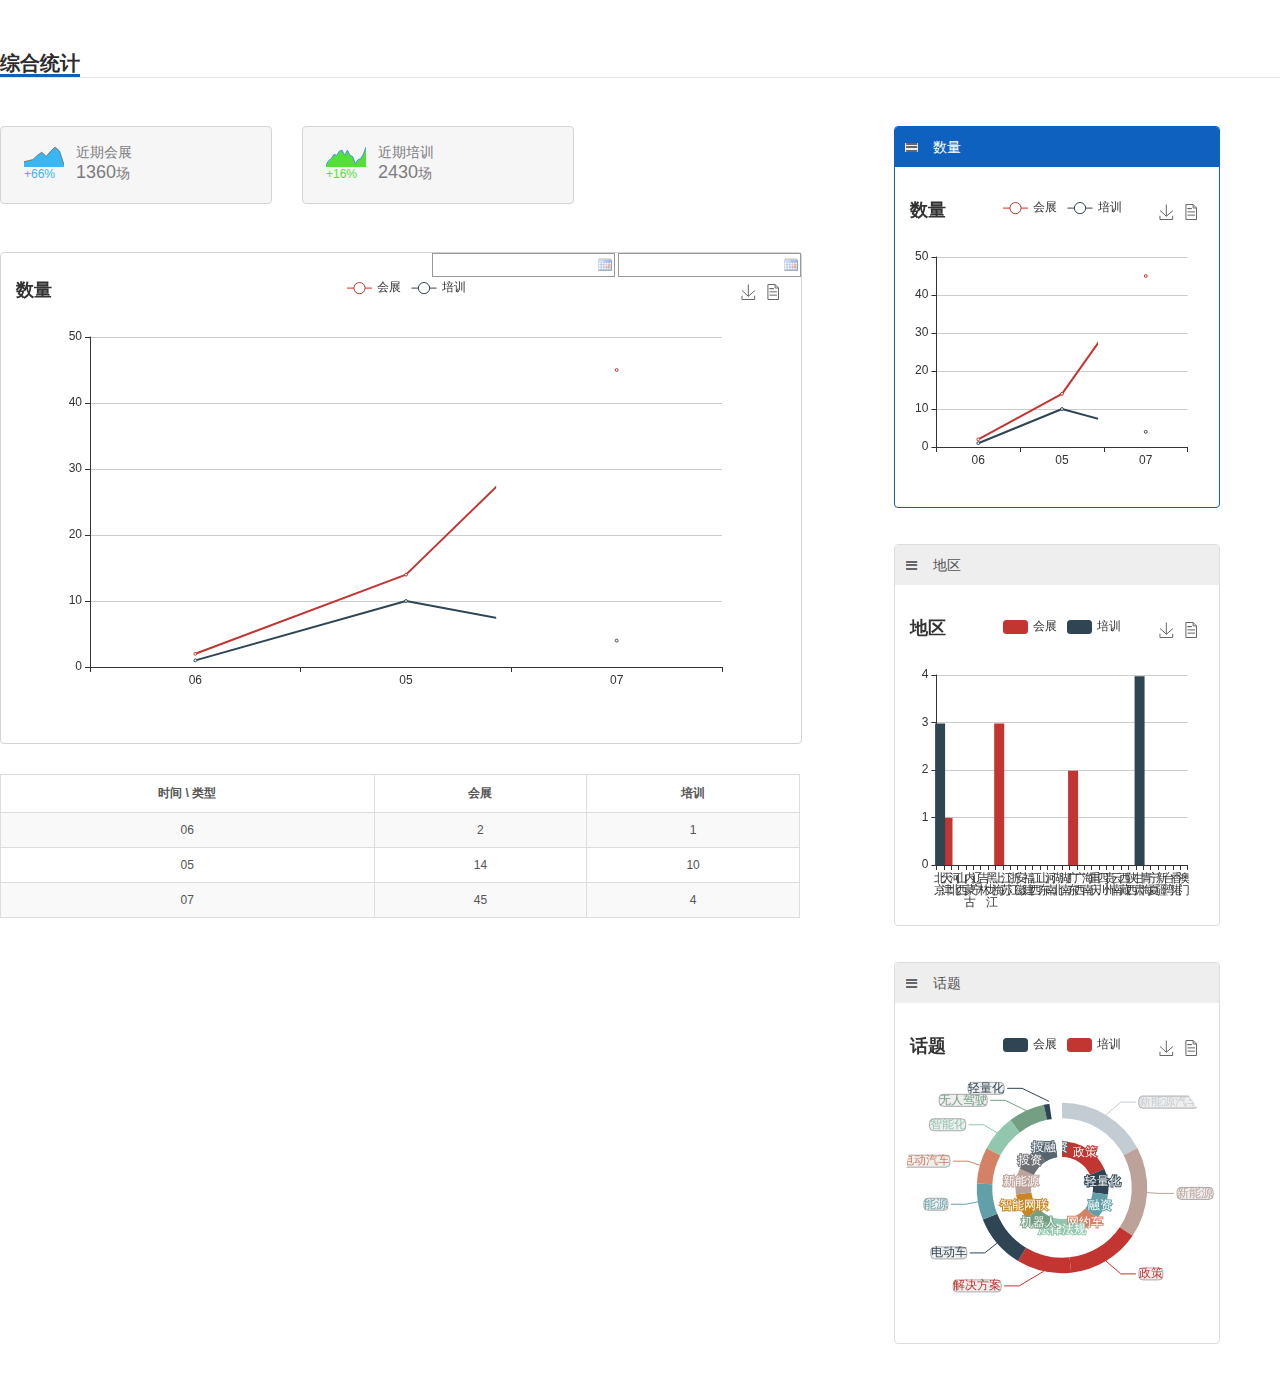
<file: 答辩-数据展示-文件-echarts/test-count/ui.html>
<!DOCTYPE html>
<html lang="zh">
<head>
    <meta charset="UTF-8">
    <title>ui</title>
    <link rel="stylesheet" href="css/public.css">
    <style>
        .statistics-wrap {
            margin-top: 50px;
        }

        .statistics-wrap .main-com {
            padding: 0;
        }

        .statistics-title {
            font-size: 20px;
            color: #2c2c2c;
            border-bottom: 1px solid #e5e5e5;
            margin-bottom: 48px;
        }

        .statistics-title span {
            border-bottom: 3px solid #0e61bf;
        }

        .total-num-line {
            font-size: 0;
        }

        .total-num {
            display: inline-block;
            width: 270px;
            height: 76px;
            background: #f6f6f6;
            border: 1px solid #d4d3d8;
            border-radius: 4px;
            margin-right: 30px;
            overflow: hidden;
        }

        .total-num-icon, .total-num-text {
            display: inline-block;
            margin-top: 17px;
        }

        .total-num-icon {
            margin-left: 23px;
            margin-right: 12px;
        }

        .total-num-icon img {
            width: 40px;
            height: 20px;
            display: block;
        }

        .total-num-icon span {
            font-size: 12px;
        }

        .exhibition-total-num .total-num-icon span {
            color: #37b7f4;
        }

        .train-total-num .total-num-icon span {
            color: #52e137;
        }

        .total-num-text > span {
            font-size: 14px;
            display: block;
            color: #7c7c7e;
        }

        .total-num-text .num {
            font-size: 18px;
        }

        .echart-wrap {
            margin-top: 48px;
            width: 100%;
            height: 490px;
            border: 1px solid #d3d2d7;
            border-radius: 4px;
        }

        .main-chart {
            width: 790px;
            height: 450px;
            margin-top: 20px;
            margin-left: 10px;
        }

        .small-echart-wrap {
            width: 324px;
            height: 380px;
            border: 1px solid #dddddd;
            border-radius: 4px;
            float: right;
            margin-bottom: 36px;
            position: relative;
        }

        .region-chart, .number-chart, .labels-chart {
            margin-top: 30px;
            margin-left: 10px;
            width: 314px;
            height: 310px;
        }

        .top-title {
            height: 40px;
            background: #eeeeee;
            vertical-align: middle;
            line-height: 40px;
            font-size: 0;
            cursor: pointer;
            border-top-left-radius: 3px;
            border-top-right-radius: 3px;
        }

        .active-small-echart {
            border: 1px solid #0e61bf;
        }

        .active-small-echart .top-title {
            background: #0e61bf;
            color: #fff;
        }

        .top-title img {
            width: 13px;
            height: 9px;
            margin: 0 15px 0 10px;
        }

        .top-title span {
            font-size: 14px;
        }
        .main-table{
            margin-top: 30px;
            width: 100%;
            border: 1px solid #ddd;
            border-collapse: collapse;
            text-align: center;
        }
        .main-table td:not(:last-child),.main-table th:not(:last-child){
            border-right: 1px solid #ddd;
            /*border-bottom: 1px solid #ddd;*/
        }
        .main-table tr:not(:last-child){
            border: 1px solid #ddd;
        }
        .main-table tr:nth-child(odd) {
            background: #fff;
        }

        .main-table tr:nth-child(even) {
            background: #f9f9f9;
        }

    </style>
</head>
<body>

<div class="statistics-wrap layout clearfix">
    <h1 class="statistics-title">
        <span>综合统计</span>
    </h1>
    <div class="main-com">
        <div class="total-num-line">
            <div class="exhibition-total-num total-num">
                <span class="total-num-icon">
                    <img src="img/blue-count-trend.png" alt="">
                    <span>+66%</span>
                </span>
                <span class="total-num-text">
                    <span class="count-text">近期会展</span>
                    <span><span class="num">1360</span>场</span>
                </span>
            </div>
            <div class="train-total-num total-num">
                <span class="total-num-icon">
                    <img src="img/green-count-trend.png" alt="">
                    <span>+16%</span>
                </span>
                <span class="total-num-text">
                    <span class="count-text">近期培训</span>
                    <span><span class="num">2430</span>场</span>
                </span>
            </div>
        </div>
        <div class="echart-wrap">
            <div class="select-group-line">

                <div style="display: inline-block;float: right;">
                    <input id="startTime" class="search-filed-half Wdate" type="text"
                           onFocus="WdatePicker({maxDate:'2008-03-10 20:59:30'})"/>
                    <input id="endTime" class="search-filed-half Wdate" type="text"
                           onFocus="WdatePicker({minDate:'2017-09-21 20:59:30'})"/>
                </div>
            </div>
            <div class="echart-box">
                <div id="main-chart" class="main-chart"></div>
            </div>
        </div>
        <div class="main-table-wrap" id="main-table-wrap">
            <table  cellspacing="0" class="main-table" cellpadding="10">
                <tr>
                    <th>地区 \ 类型</th>
                    <th>会展</th>
                    <th>培训</th>
                </tr>
                <tr>
                    <th>北京</th>
                    <td>3</td>
                    <td>3</td>
                </tr>
                <tr>
                    <th>北京</th>
                    <td>1</td>
                    <td>2</td>
                </tr>
                <tr>
                    <th>北京</th>
                    <td>1</td>
                    <td>2</td>
                </tr>
                <tr>
                    <th>北京</th>
                    <td>3</td>
                    <td>3</td>
                </tr>
                <tr>
                    <th>北京</th>
                    <td>1</td>
                    <td>2</td>
                </tr>
                <tr>
                    <th>北京</th>
                    <td>1</td>
                    <td>2</td>
                </tr>
                <tr>
                    <th>北京</th>
                    <td>1</td>
                    <td>2</td>
                </tr>
                <tr>
                    <th>北京</th>
                    <td>3</td>
                    <td>3</td>
                </tr>
                <tr>
                    <th>北京</th>
                    <td>1</td>
                    <td>2</td>
                </tr>
                <tr>
                    <th>北京</th>
                    <td>1</td>
                    <td>2</td>
                </tr>
                <tr>
                    <th>北京</th>
                    <td>1</td>
                    <td>2</td>
                </tr>
                <tr>
                    <th>北京</th>
                    <td>3</td>
                    <td>3</td>
                </tr>
                <tr>
                    <th>北京</th>
                    <td>1</td>
                    <td>2</td>
                </tr>
                <tr>
                    <th>北京</th>
                    <td>1</td>
                    <td>2</td>
                </tr>
                <tr>
                    <th>北京</th>
                    <td>1</td>
                    <td>2</td>
                </tr>
                <tr>
                    <th>北京</th>
                    <td>3</td>
                    <td>3</td>
                </tr>
                <tr>
                    <th>北京</th>
                    <td>1</td>
                    <td>2</td>
                </tr>
                <tr>
                    <th>北京</th>
                    <td>1</td>
                    <td>2</td>
                </tr>
            </table>
        </div>
    </div>
    <div class="right-com">
        <div class="small-echart-wrap active-small-echart">
            <div class="top-title type-number active-title" data-type="countNumber">
                <img src="img/icon-three-line.png"/>
                <span>数量</span>
            </div>
            <div class="number-chart">
            </div>
        </div>
        <div class="small-echart-wrap">
            <div class="top-title type-region" data-type="countRegion">
                <img src="img/icon-three-line.png"/>
                <span>地区</span>
            </div>
            <div class="region-chart">
            </div>
        </div>
        <div class="small-echart-wrap">
            <div class="top-title type-labels" data-type="countLabels">
                <img src="img/icon-three-line.png"/>
                <span>话题</span>
            </div>
            <div class="labels-chart">
            </div>
        </div>
    </div>
</div>


<script src="js/My97DatePicker/WdatePicker.js"></script>
<script src="js/echarts.common.min.js"></script>
<script src="js/ajax.js"></script>
<script src="js/mockdata.js"></script>
<script>

    var action = {
        countRegion: '/action/count/countRegion', //地区
        countNumber: '/action/count/countNumber', //数量
        countLabels: '/action/count/countLabels', //话题
    }

    var configList = {
        countRegion: {
            action: action.countRegion,
            title: 'type-region',
            class: 'region-chart',
            type: 'region',
            data: {},
            queryData: {
                startTime: '2017-05-05',
                endTime: '2017-07-07',
            },
            dataFormater: formater,
            getOption: function () {

                return {
                    toolbox: {
                        feature: {
                            saveAsImage: {},
                            dataView: {},
                        },
                        right: '15px',
                    },
                    tooltip: {
                        trigger: 'item',
                        formatter: "{a} <br/>{b}: {c}"
                    },
                    title: {
                        text: '地区'
                    },
                    xAxis: {
                        data: this.data.xAxis,
                        axisLabel: {
                            interval: 0,
                            rotate: 0,
                            formatter: function (val) {
                                return val.split("").join("\n"); //横轴信息文字竖直显示
                            },
                        },
                        show: true,
                    },
                    yAxis: {
                        type: 'value',
                        show: true,
                    },
                    legend: {
                        data: ['会展', '培训']
                    },
                    series: [{
                        "name": "会展",
                        "type": "bar",
                        "data": this.data.exhibition,
                        "stack": "地区",
                        "barWidth": 10,
                        "barGap": '1%',
                        "barCategoryGap": '40%',
                    }, {
                        "name": "培训",
                        "type": "bar",
                        "data": this.data.train,
                        "stack": "地区",
                        "barWidth": 10,
                        "barGap": '1%',
                        "barCategoryGap": '1%',
                    }
                    ]
                }
            },
            formList:[{
                type:['exhibition','train'],
                head:['地区 \\ 类型','会展','培训'],
            }],
        },
        countNumber: {
            action: action.countNumber,
            title: 'type-number',
            class: 'number-chart',
            type: 'number',
            data: {},
            queryData: {
                startTime: '2017-05',
                endTime: '2017-07',
            },
            dataFormater: formater,
            getOption: function () {
                return {
                    toolbox: {
                        feature: {
                            saveAsImage: {},
                            dataView: {},
                        },
                        right: '15px',
                    },
                    tooltip: {
                        trigger: 'item',
                        formatter: "{a} <br/>{b}: {c}"
                    },
                    title: {
                        text: '数量'
                    },
                    xAxis: {
                        data: this.data.xAxis,
                        show: true,
                        axisLabel: {
                            interval: 0,
                            rotate: 0,
                            formatter: function (val) {
                                return val;
                            },
                        },
                    },
                    yAxis: {
                        type: 'value',
                        show: true,
                    },
                    legend: {
                        data: ['会展', '培训']
                    },
                    series: [
                        {
                            "name": "会展",
                            "type": "line",
                            "data": this.data.exhibition
                        }, {
                            "name": "培训",
                            "type": "line",
                            "data": this.data.train
                        }
                    ]
                }
            },
            formList:[{
                type:['exhibition','train'],
                head:['时间 \\ 类型','会展','培训'],
            }],
        },
        countLabels: {
            action: action.countLabels,
            title: 'type-labels',
            class: 'labels-chart',
            type: 'labels',
            data: {},
            queryData: {
                startTime: '2017-05-05',
                endTime: '2017-07-07',
            },
            dataFormater: formater,
            getOption: function () {
                return {
                    title: {
                        text: '话题'
                    },
                    itemStyle: {
                        normal: {
                            label: {
                                show: true,
                                formatter: '{b} : {c} ({d}%)'
                            },
                            labelLine: {show: true}
                        }
                    },
                    toolbox: {
                        feature: {
                            saveAsImage: {},
                            dataView: {},
                        },
                        right: '15px',
                    },
                    tooltip: {
                        trigger: 'item',
                        formatter: "{a} <br/>{b}: {c} ({d}%)"
                    },
                    legend: {
                        //orient: 'vertical',
                        x: 'center',
                        data: ['会展', '培训']
                    },
                    xAxis: {
                        show: false,
                    },
                    yAxis: {
                        show: false,
                    },
                    series: [
                        {
                            name: '培训',
                            type: 'pie',
                            selectedMode: 'single',
                            radius: ['20%', '30%'],

                            label: {
                                normal: {
                                    position: 'inner'
                                }
                            },
                            labelLine: {
                                normal: {
                                    show: false
                                }
                            },
                            data: this.data.train
                        },
                        {
                            name: '会展',
                            type: 'pie',
                            radius: ['45%', '55%'],
                            label: {
                                normal: {
                                    //formatter: '{a|{a}}{abg|}\n{hr|}\n  {b|{b}：}{c}  {per|{d}%}  ',
                                    backgroundColor: '#eee',
                                    borderColor: '#aaa',
                                    borderWidth: 1,
                                    borderRadius: 4,
                                    // shadowBlur:3,
                                    // shadowOffsetX: 2,
                                    // shadowOffsetY: 2,
                                    // shadowColor: '#999',
                                    // padding: [0, 7],
                                    rich: {
                                        a: {
                                            color: '#999',
                                            lineHeight: 22,
                                            align: 'center'
                                        },
                                        // abg: {
                                        //     backgroundColor: '#333',
                                        //     width: '100%',
                                        //     align: 'right',
                                        //     height: 22,
                                        //     borderRadius: [4, 4, 0, 0]
                                        // },
                                        hr: {
                                            borderColor: '#aaa',
                                            width: '100%',
                                            borderWidth: 0.5,
                                            height: 0
                                        },
                                        b: {
                                            fontSize: 16,
                                            lineHeight: 33
                                        },
                                        per: {
                                            color: '#eee',
                                            backgroundColor: '#334455',
                                            padding: [2, 4],
                                            borderRadius: 2
                                        }
                                    }
                                }
                            },
                            data: this.data.exhibition
                        }
                    ],
                }
            },
            formList:[{
                type:['exhibition'],
                head:['话题 \\ 类型','会展'],
            },{
                type:['train'],
                head:['话题 \\ 类型','培训'],
            }],
        },

    };
    var DEFAULT_CHART = 'countNumber'

    function loadChartList() {

        for (var k in configList) {


            (function (k) {

                setTimeout(function () {
                    configList[k].data = formater(window[k].responseData, configList[k].type)
                    loadChart(configList[k].class, configList[k].getOption(), configList[k])
                    console.log(configList[k].class, configList[k].getOption())
                    if (k === DEFAULT_CHART) {
                        loadMainChart(DEFAULT_CHART)
                    }
                }, 0)

            })(k)

//            ajax(configList[k].action,configList[k].queryData,function (data) {
//                formater(data.responseData,configList[k].type)
//                loadChart(configList[k].class,configList[k].getOption())
//            })
        }
    }


    function loadChart(selector, option) {
        var chart = echarts.init(document.getElementsByClassName(selector)[0]);
        chart.setOption(option);
    }
    function loadMainChart(type) {

        loadChart('main-chart', configList[type].getOption())
        createForm(configList[type])
    }
    function bindEvents() {
        [].forEach.call(document.getElementsByClassName('top-title'), function (item, index) {
            console.log(11111111)
            item.onclick = function () {
                console.log(22222222222222)
                var option = {
                    type: item.dataset.type,
                }
                document.getElementsByClassName('active-small-echart')[0].classList.remove('active-small-echart')
                item.parentNode.classList.add('active-small-echart')
                loadMainChart(item.dataset.type)
            }
        })
    }

    function formater(tableData, type) {
        if (type == 'region') {
            var regionExhibition = tableData.regionExhibition
            var regionTrain = tableData.regionTrain

            var xAxis = [], regionExhibitionData = [], regionTrainData = [];
            regionExhibition.forEach(function (item) {
                xAxis.push(item.region)
                regionExhibitionData.push(item.sumNumber)
            })
            regionTrain.forEach(function (item) {
                regionTrainData.push(item.sumNumber)
            })
            return {
                xAxis: xAxis,
                exhibition: regionExhibitionData,
                train: regionTrainData,
            }
        } else if (type == 'number') {
            var exhibition = tableData.exhibition
            var train = tableData.train
            var xAxis = [], exhibitionData = [], trainData = [];
            exhibition.forEach(function (item) {
                xAxis.push(item.month)
                exhibitionData.push(item.sumNumber)
            })
            train.forEach(function (item) {
                trainData.push(item.sumNumber)
            })
            return {
                xAxis: xAxis,
                exhibition: exhibitionData,
                train: trainData,
            }
        } else if (type == 'labels') {
            var percentExhibition = tableData.percentExhition
            var percentTrain = tableData.percentTrain
            var percentExhibitionData = [], percentTrainData = [];
            percentExhibition.forEach(function (item) {
                percentExhibitionData.push({
                    value: item.percent,
                    name: item.labelName
                })
            })
            percentTrain.forEach(function (item) {
                percentTrainData.push({
                    value: item.percent,
                    name: item.labelName
                })
            })
            return {
                exhibition: percentExhibitionData,
                train: percentTrainData,
            }
        }
    }

    function createForm(obj) {
        var tableWrap = document.getElementById('main-table-wrap');
        var html = '';

        obj.formList.forEach(function (item,index) {
            html = html + '<table  cellspacing="0" class="main-table" cellpadding="10"> <tr>';
            item.head.forEach(function (h) {
                html = html + '<th>' + h + ' \ ' + '</th>';
            });
            html = html + '</tr>'

            //地区和数量（时间）
            obj.data.xAxis && obj.data.xAxis.forEach(function (x,index) {
                html = html + '<tr><td>' + x +'</td>' ;

                item.type.forEach(function (t) {
                    html = html + '<td>' + obj.data[t][index] + '</td>' ;
                })

                html = html + '</tr>'
            })

            //话题
            obj.data.xAxis || item.type.forEach(function (t) {
                obj.data[t].forEach(function (currentItem) {
                    html = html + '<tr><td>' + currentItem.name + '</td><td>' + currentItem.value +'</td></tr>';
                })
            })
        })
        tableWrap.innerHTML = html;
    }


    loadChartList()
    bindEvents()


</script>

</body>
</html>
</file>
<file: 前端组件化/requirejs-demo/css/common.css>
/*App.vue里复制粘贴来的*/
#app {
    font-family: 'Avenir', Helvetica, Arial, sans-serif;
    -webkit-font-smoothing: antialiased;
    -moz-osx-font-smoothing: grayscale;
    text-align: center;
    color: #2c3e50;
    margin-top: 60px;
}

h1, h2 {
    font-weight: normal;
}

ul {
    list-style-type: none;
    padding: 0;
}

li {
    display: inline-block;
    margin: 0 10px;
}

a {
    color: #FD6378;
}

html,body{
    width: 100%;
}
html,body,div,p,ul,li{
    margin: 0;
    padding: 0;
}
#app{
    margin-top: 0;
}
.main-nav{
    height: 60px;
    line-height: 60px;
    text-align: center;
    background: #FD6378;
}
.main-nav a{
    width: 15%;
    display: inline-block;
    color: #fff;
}
.router-link-exact-active{
    background: #FF8C94;
}
.com-title{
    color: #FD6378;
    font-size: 25px;
    letter-spacing:2px;
    height: 30px;
    line-height: 30px;
    margin-top: 20px;
}
#trending{
    margin: auto;
    margin-top: 20px;
}


/*Home.vue*/
.main-logo{
    margin-top: 20px;
}
.main-logo img{
    border: 1px solid #dcdcdc;
}
.home-content{
    color: #FD6378;
    font-size: 24px;
    margin-top: 30px;
}


/*Trending.vue里的*/
#trending{
    width: 300px;
    text-align: left;
}
.sort-icon-box{
    display: inline-block;
    width: 40px;
    height: 20px;
    line-height: 20px;
    cursor: pointer;
}
.trending-item{
    display: inline-block;
    width: 130px;
    margin-left: 10px;
}
.delete-item{
    cursor: pointer;
}
.add-btn{
    cursor: pointer;
    display: inline-block;
    width: 50px;
    height: 32px;
    line-height: 32px;
    background: #FD6378;
    color: #fff;
    border-radius: 4px;
    text-align: center;
    margin-left: 10px;
    vertical-align: top;
}
.add-input{
    /*height: 25px;*/
    border: 1px solid #dcdcdc;
    border-radius: 3px;
    vertical-align: top;
    padding: 7px 8px;
    outline: none;
    box-sizing: border-box;
    font-size: 14px;
}
.trending-ul{
    margin-top: 10px;
}
</file>
<file: 答辩-数据展示-文件-echarts/test-count/css/public.css>
body {
  font-family: "Microsoft YaHei", "Verdana", sans-serif;
  margin: 0;
  color: #555555;
  font-size: 12px;
  min-width: 1300px;
  height: 100%; }

ul {
  padding: 0;
  margin: 0; }

li {
  list-style: none; }

a:link, a:visited, a:hover {
  color: #555555;
  text-decoration: none; }

img {
  height: 100%;
  width: 100%; }

.circle {
  border-radius: 50%; }

.highlight {
  color: #187fce; }

.header {
  width: 100%;
  height: 48px;
  background: #2c2c2c; }
  .header .header-info {
    margin: auto;
    width: 1198px;
    height: 48px;
    position: relative; }
    .header .header-info .logo {
      width: 200px;
      height: 40px;
      color: white;
      text-align: center;
      margin-top: 4px; }
    .header .header-info .menu .menu-home {
      width: 60px;
      height: 48px;
      line-height: 48px;
      color: white;
      cursor: pointer;
      text-align: center; }
    .header .header-info .menu .menu-home:hover {
      background: #1e1e1e; }
    .header .header-info .menu .menu-info .top-menu {
      height: 48px;
      width: 66px;
      line-height: 48px;
      margin: 0 12px;
      cursor: pointer;
      text-align: center;
      color: white; }
    .header .header-info .menu .menu-info .active-top-menu {
      background: #1e1e1e; }
    .header .header-info .top-menu-info {
      display: none;
      width: 1158px;
      position: absolute;
      top: 48px;
      z-index: 100;
      text-align: center; }
      .header .header-info .top-menu-info .top-menu-info-box {
        background: #1e1e1e;
        padding: 20px;
        display: inline-block; }
        .header .header-info .top-menu-info .top-menu-info-box .first-menu-info {
          margin: 0 30px;
          height: 188px;
          text-align: left; }
          .header .header-info .top-menu-info .top-menu-info-box .first-menu-info .first-menu-name {
            height: 50px;
            line-height: 50px;
            font-size: 15px;
            font-weight: bold;
            color: white;
            margin: 0 30px; }
          .header .header-info .top-menu-info .top-menu-info-box .first-menu-info .first-menu-name-a {
            color: white; }
          .header .header-info .top-menu-info .top-menu-info-box .first-menu-info .second-menu-box {
            margin: 0 30px; }
            .header .header-info .top-menu-info .top-menu-info-box .first-menu-info .second-menu-box .second-menu-name {
              height: 32px;
              line-height: 32px;
              color: #adb0b6;
              cursor: pointer; }
            .header .header-info .top-menu-info .top-menu-info-box .first-menu-info .second-menu-box .second-menu-name:hover {
              color: white; }
    .header .header-info .top-menu-info:hover {
      display: block; }
    .header .header-info .right-info {
      height: 48px; }
      .header .header-info .right-info .language {
        margin: 11px 5px 11px 0;
        padding-right: 14px;
        border-right: 2px solid white;
        height: 26px;
        line-height: 26px;
        color: white;
        cursor: pointer;
        font-size: 14px; }
      .header .header-info .right-info .login-user-info {
        display: none;
        margin: 10px 0;
        height: 26px;
        line-height: 26px; }
        .header .header-info .right-info .login-user-info .head-login-button {
          background-color: #2c2c2c;
          border: 1px solid white; }
        .header .header-info .right-info .login-user-info .head-register-button {
          background-color: #0e61bf;
          border: 1px solid #0e61bf; }
        .header .header-info .right-info .login-user-info .head-register-button, .header .header-info .right-info .login-user-info .head-login-button {
          margin-left: 16px;
          height: 26px;
          cursor: pointer;
          color: white;
          width: 68px;
          text-align: center;
          border-radius: 3px; }
          .header .header-info .right-info .login-user-info .head-register-button a:visited, .header .header-info .right-info .login-user-info .head-login-button a:visited {
            color: white; }
      .header .header-info .right-info .logged-in {
        margin: 0;
        height: 48px;
        color: white;
        padding: 0 10px;
        position: relative;
        cursor: pointer; }
        .header .header-info .right-info .logged-in .logged-in-info {
          height: 48px;
          line-height: 48px; }
          .header .header-info .right-info .logged-in .logged-in-info .user-icon {
            margin-right: 10px;
            width: 12px;
            height: 15px;
            margin-top: 17px; }
          .header .header-info .right-info .logged-in .logged-in-info .user-name {
            margin-right: 10px; }
        .header .header-info .right-info .logged-in .user-info-select {
          display: none;
          background-color: #2c2c2c;
          position: absolute;
          width: 100%;
          left: 0;
          top: 48px; }
          .header .header-info .right-info .logged-in .user-info-select div {
            height: 38px;
            line-height: 38px;
            cursor: pointer;
            text-align: center; }
          .header .header-info .right-info .logged-in .user-info-select a {
            color: white; }
          .header .header-info .right-info .logged-in .user-info-select div:hover {
            background: #1e1e1e; }
      .header .header-info .right-info .active-login {
        display: block; }

.footer {
  width: 100%;
  height: 180px;
  background: #2c2c2c; }
  .footer .footer-head {
    height: 152px;
    width: 100%; }
    .footer .footer-head .footer-head-info {
      height: 152px;
      width: 1198px;
      margin: auto;
      color: white; }
      .footer .footer-head .footer-head-info .about-us, .footer .footer-head .footer-head-info .connect-cooperate, .footer .footer-head .footer-head-info .related-links {
        width: 239px;
        float: left;
        padding-left: 160px; }
        .footer .footer-head .footer-head-info .about-us .about-us-title, .footer .footer-head .footer-head-info .about-us .connect-cooperate-title, .footer .footer-head .footer-head-info .about-us .related-links-title, .footer .footer-head .footer-head-info .connect-cooperate .about-us-title, .footer .footer-head .footer-head-info .connect-cooperate .connect-cooperate-title, .footer .footer-head .footer-head-info .connect-cooperate .related-links-title, .footer .footer-head .footer-head-info .related-links .about-us-title, .footer .footer-head .footer-head-info .related-links .connect-cooperate-title, .footer .footer-head .footer-head-info .related-links .related-links-title {
          height: 64px;
          line-height: 64px;
          font-weight: bold; }
        .footer .footer-head .footer-head-info .about-us li, .footer .footer-head .footer-head-info .connect-cooperate li, .footer .footer-head .footer-head-info .related-links li {
          margin-bottom: 8px;
          cursor: pointer; }
  .footer .footer-bottom {
    width: 100%;
    height: 28px;
    background: #101010; }
    .footer .footer-bottom .footer-bottom-info {
      width: 1198px;
      text-align: center;
      color: white;
      line-height: 28px;
      margin: auto; }

.main-content {
  background: white; }

.main-content-info {
  width: 1198px;
  margin: auto; }

.main-content-error404 {
  background-image: url("../images/background.jpg");
  min-height: 640px; }
  .main-content-error404 div {
    text-align: center;
    color: white; }
  .main-content-error404 .large-text {
    padding-top: 134px;
    font-size: 110px; }
  .main-content-error404 .middle-text {
    font-size: 35px; }
  .main-content-error404 .small-text {
    font-size: 18px;
    margin-top: 10px;
    color: #bec3c7; }
  .main-content-error404 .to-home-button {
    margin-top: 66px; }
    .main-content-error404 .to-home-button .turn-to-home {
      width: 178px;
      height: 32px;
      margin: auto;
      line-height: 32px;
      font-size: 14px;
      border: 1px solid white;
      -webkit-border-radius: 8px;
      -moz-border-radius: 8px;
      border-radius: 8px;
      cursor: pointer; }
      .main-content-error404 .to-home-button .turn-to-home a {
        color: white; }

.system-icon {
  background: no-repeat url("../images/ICON.png"); }

.icon-logo {
  background: url("../images/logo.png") no-repeat;
  background-size: auto 40px; }

.icon-login-user {
  background-position: -24px -216px; }

.icon-email-active {
  background-position: 0 -138px; }

.icon-email-inactive {
  background-position: -54px -138px; }

.icon-phone-active {
  background-position: 0 -84px; }

.icon-phone-inactive {
  background-position: -54px -84px; }

.icon-info-active {
  background-position: -12px -216px; }

.icon-info-inactive {
  background-position: 0 -216px; }

.icon-password-active {
  background-position: -12px -230px; }

.icon-password-inactive {
  background-position: 0 -230px; }

.icon-bind-active {
  background-position: -12px -244px; }

.icon-bind-inactive {
  background-position: 0 -244px; }

.icon-follow-active {
  background-position: -12px -258px; }

.icon-follow-inactive {
  background-position: 0px -258px; }

.icon-error {
  background-position: -36px -215px; }

.icon-success {
  background-position: 0 -24px; }

.icon-email {
  background-position: -108px -84px; }

.float-left {
  float: left; }

.float-right {
  float: right; }

.float-clear {
  clear: both; }

.position-relative {
  position: relative; }

.position-absolute {
  position: absolute; }

.clearfix:after {
  content: " ";
  display: block;
  height: 0;
  clear: both;
  visibility: hidden; }

.layout {
  width: 1300px;
  min-height: 400px;
  margin: 0 auto; }

.main-com {
  width: 800px;
  float: left;
  padding: 0 20px; }

.right-com {
  width: 420px;
  float: left; }

.half-com {
  width: 50%;
  float: left;
  padding: 0 20px;
  box-sizing: border-box; }

.list-show-more {
  margin: 20px auto;
  text-align: center;
  width: 100%;
  font-size: 14px;
  background-color: gainsboro;
  height: 30px;
  line-height: 30px; }

/*# sourceMappingURL=public.css.map */
</file>
